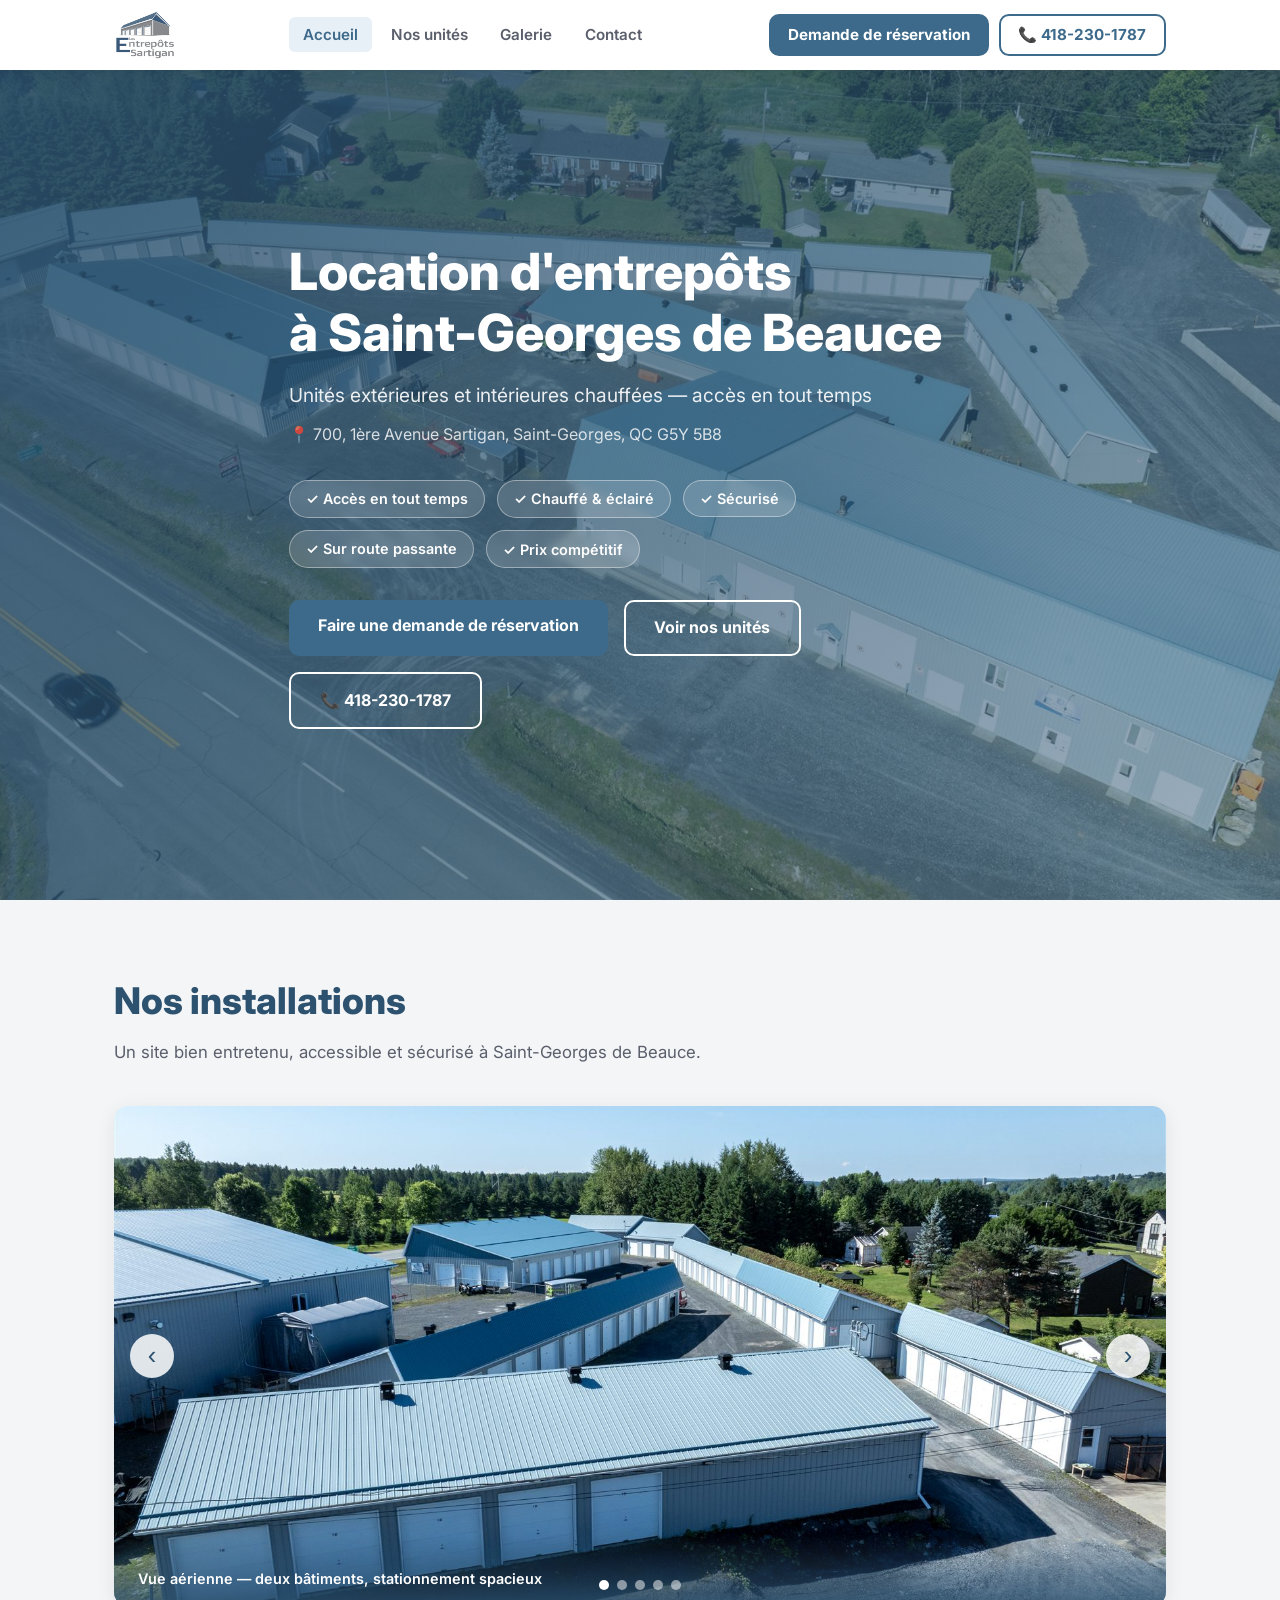
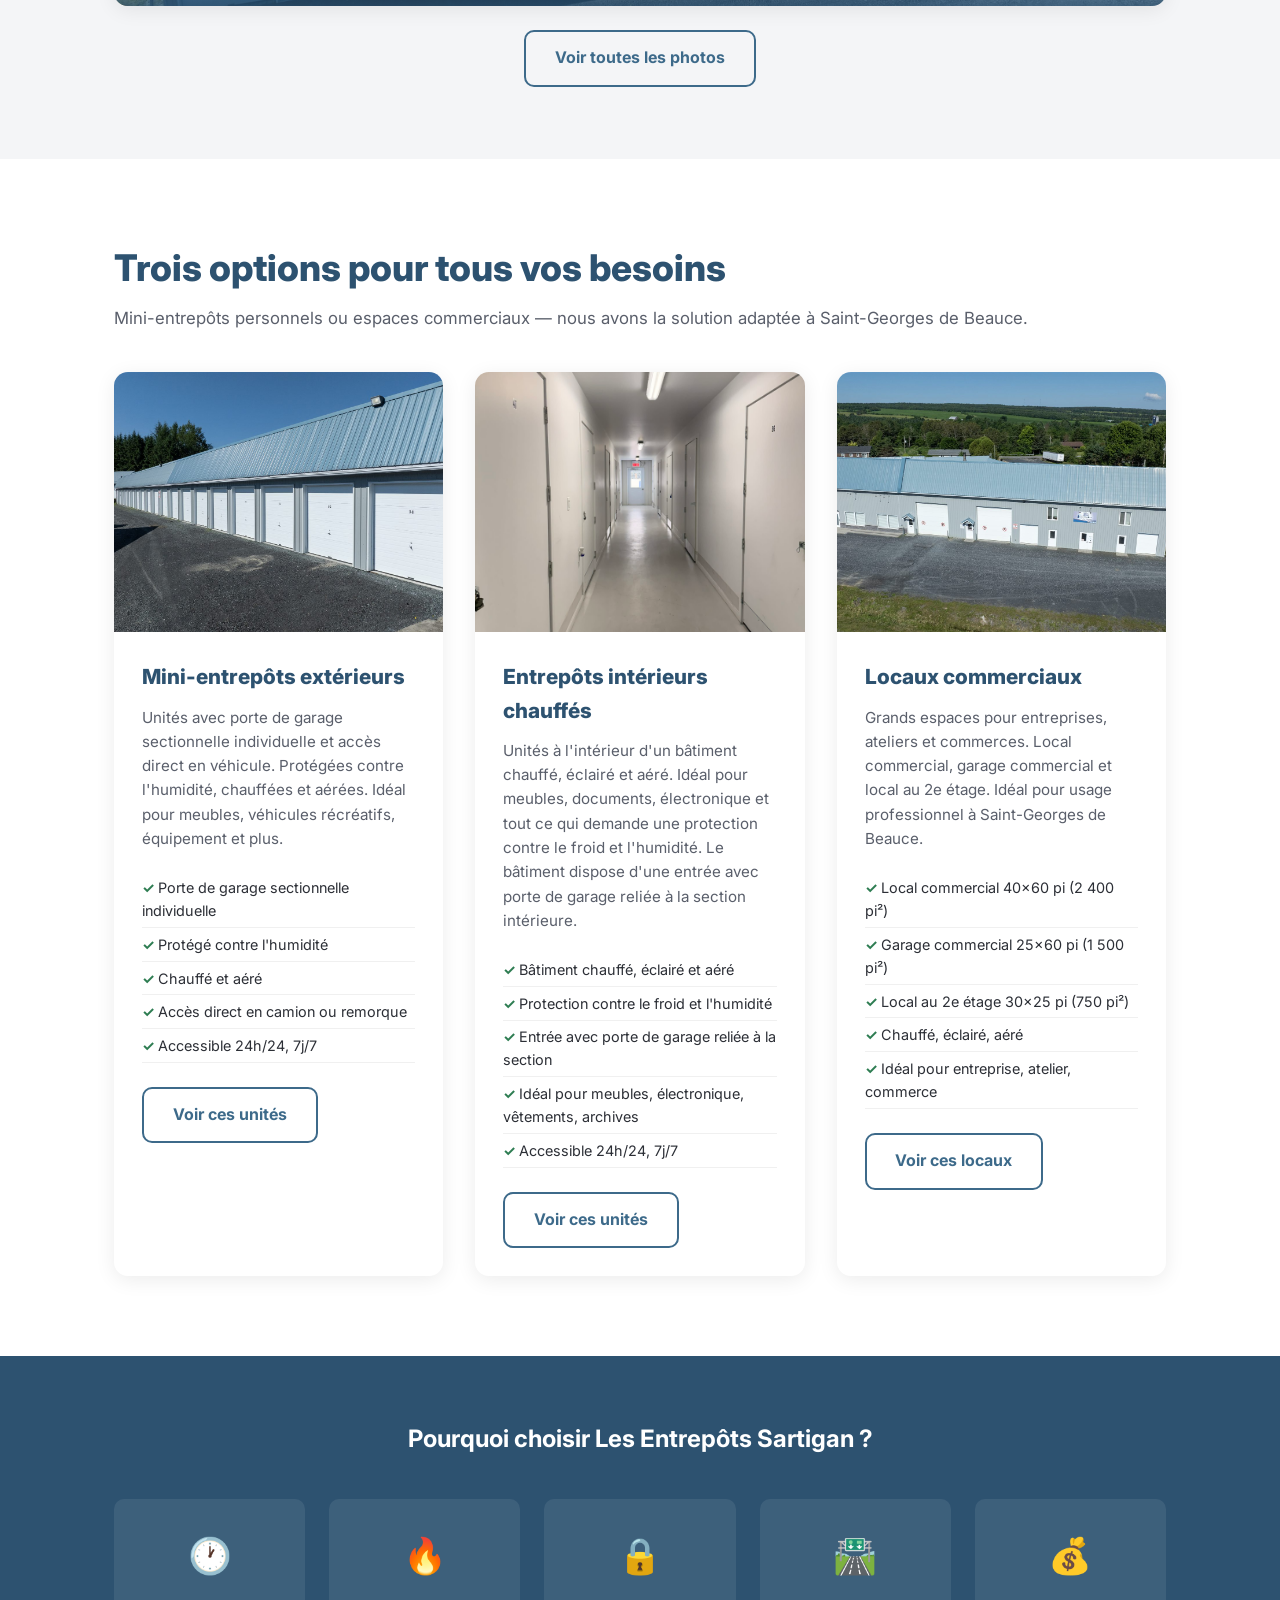
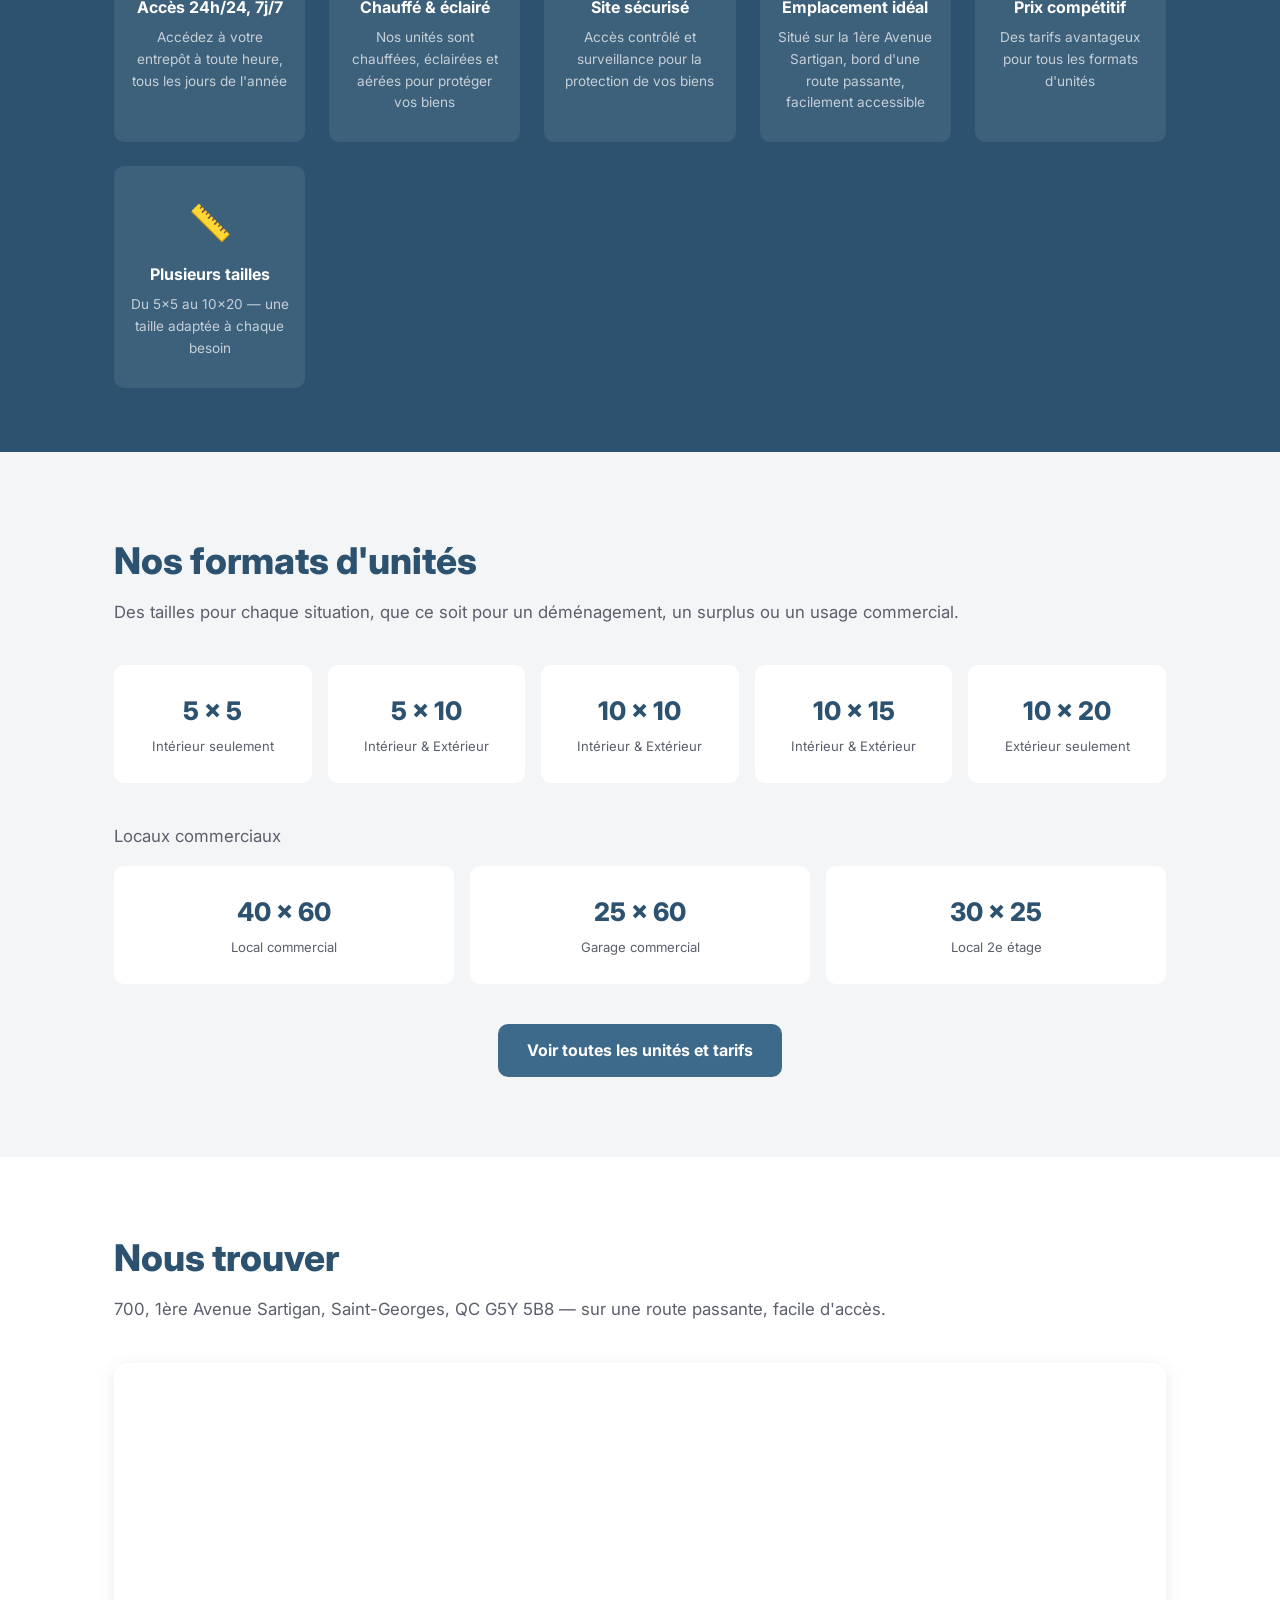
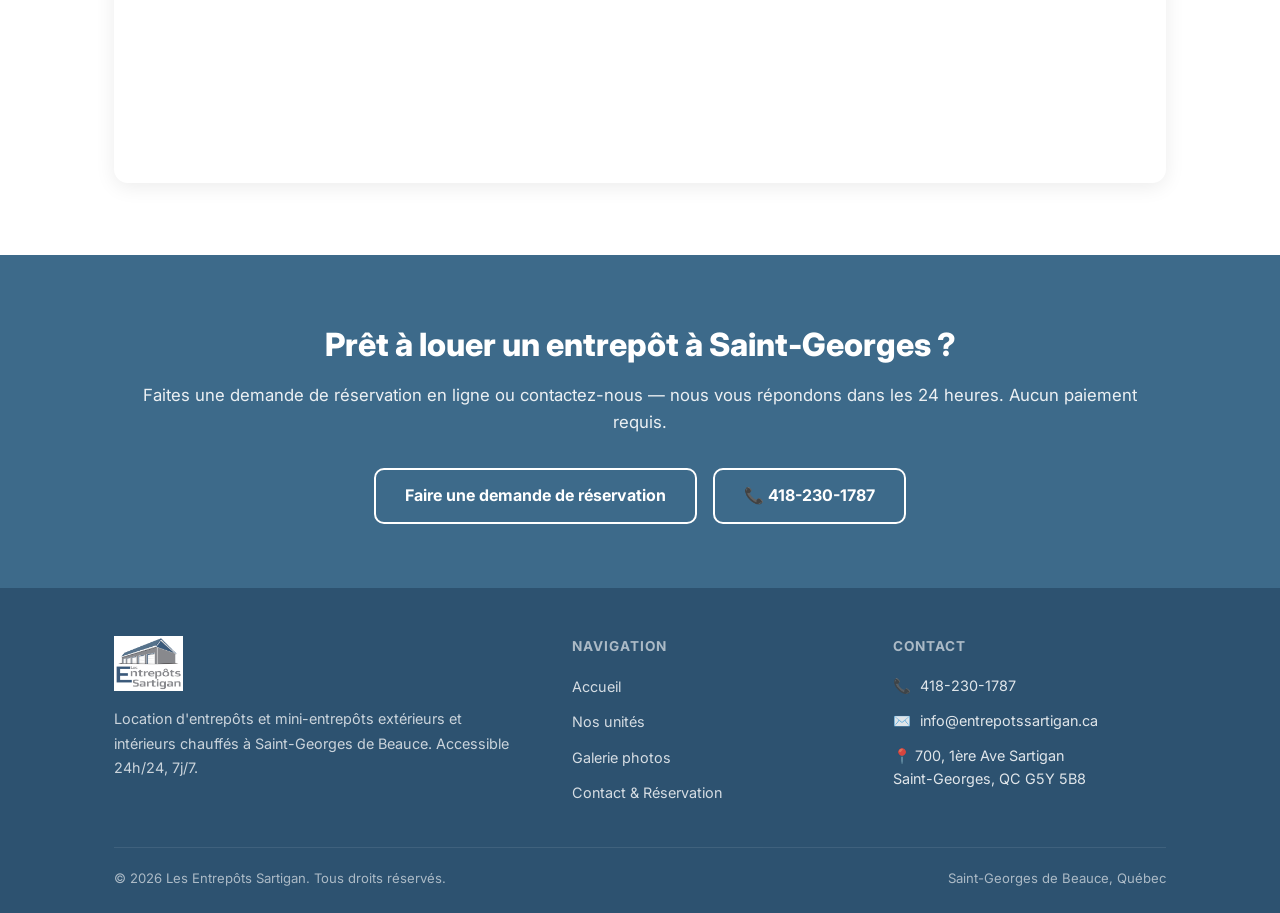
<file: index.html>
<!DOCTYPE html>
<html lang="fr">
<head>
  <meta charset="UTF-8">
  <meta name="viewport" content="width=device-width, initial-scale=1.0">
  <title>Entrepôts à louer Saint-Georges de Beauce | Les Entrepôts Sartigan</title>
  <meta name="description" content="Location d'entrepôts et mini-entrepôts à Saint-Georges de Beauce. Unités extérieures et intérieures chauffées, accessibles 24h/24, 7j/7. Appelez le 418-230-1787.">
  <meta name="keywords" content="entrepôt Saint-Georges, mini entrepôt Beauce, entreposage Saint-Georges de Beauce, location entrepôt Beauce, self-storage Beauce, entrepôt chauffé Beauce">
  <script type="application/ld+json">
  {"@context":"https://schema.org","@type":"SelfStorage","name":"Les Entrepôts Sartigan","description":"Location d'entrepôts et mini-entrepôts extérieurs et intérieurs chauffés à Saint-Georges de Beauce, accessibles 24h/24.","url":"https://www.entrepotssartigan.ca","telephone":"+14182301787","email":"info@entrepotssartigan.ca","address":{"@type":"PostalAddress","streetAddress":"700, 1ère Avenue Sartigan","addressLocality":"Saint-Georges","addressRegion":"QC","postalCode":"G5Y 5B8","addressCountry":"CA"},"openingHoursSpecification":{"@type":"OpeningHoursSpecification","dayOfWeek":["Monday","Tuesday","Wednesday","Thursday","Friday","Saturday","Sunday"],"opens":"00:00","closes":"23:59"}}
  </script>
  <link rel="icon" href="favicon.ico" sizes="any">
  <link rel="icon" href="images/favicon-32x32.png" type="image/png" sizes="32x32">
  <link rel="icon" href="images/favicon-16x16.png" type="image/png" sizes="16x16">
  <link rel="apple-touch-icon" href="images/apple-touch-icon.png">
  <link rel="stylesheet" href="style.css">
  <link rel="preconnect" href="https://fonts.googleapis.com">
  <link href="https://fonts.googleapis.com/css2?family=Inter:wght@400;600;700;800&display=swap" rel="stylesheet">
  <script src="nav.js" defer></script>
</head>
<body>

<header>
  <nav class="navbar">
    <div class="container nav-inner">
      <a href="index.html"><img src="images/Logo.png" alt="Les Entrepôts Sartigan" class="logo"></a>
      <ul class="nav-links">
        <li><a href="index.html" class="active">Accueil</a></li>
        <li><a href="unites.html">Nos unités</a></li>
        <li><a href="galerie.html">Galerie</a></li>
        <li><a href="contact.html">Contact</a></li>
      </ul>
      <div class="nav-actions">
        <a href="reserver.html" class="btn-reserver">Demande de réservation</a>
        <a href="tel:4182301787" class="btn-phone">📞 418-230-1787</a>
      </div>
      <a href="tel:4182301787" class="nav-tel-mobile" aria-label="Appeler le 418-230-1787">📞</a>
      <button class="nav-toggle" id="navToggle" type="button" aria-label="Ouvrir le menu" aria-expanded="false" aria-controls="navMobile">
        <span></span><span></span><span></span>
      </button>
    </div>
    <div class="nav-mobile" id="navMobile">
      <a href="index.html">Accueil</a>
      <a href="unites.html">Nos unités</a>
      <a href="galerie.html">Galerie</a>
      <a href="contact.html">Contact</a>
      <a href="reserver.html" class="nav-mobile-cta">Demande de réservation</a>
      <a href="tel:4182301787" class="nav-mobile-tel">📞 418-230-1787</a>
    </div>
  </nav>
</header>

<!-- HERO -->
<section class="hero" style="background-image: url('images/entrepots-exterieurs.jpg')">
  <div class="hero-overlay"></div>
  <div class="container hero-content">
    <h1>Location d'entrepôts<br>à Saint-Georges de Beauce</h1>
    <p class="hero-sub">Unités extérieures et intérieures chauffées — accès en tout temps</p>
    <p class="hero-address">📍 700, 1ère Avenue Sartigan, Saint-Georges, QC G5Y 5B8</p>
    <div class="hero-badges">
      <span class="hero-badge">✓ Accès en tout temps</span>
      <span class="hero-badge">✓ Chauffé &amp; éclairé</span>
      <span class="hero-badge">✓ Sécurisé</span>
      <span class="hero-badge">✓ Sur route passante</span>
      <span class="hero-badge">✓ Prix compétitif</span>
    </div>
    <div class="hero-cta">
      <a href="reserver.html" class="btn btn-primary">Faire une demande de réservation</a>
      <a href="unites.html" class="btn btn-secondary">Voir nos unités</a>
      <a href="tel:4182301787" class="btn btn-secondary">📞 418-230-1787</a>
    </div>
  </div>
</section>

<!-- DIAPORAMA INSTALLATIONS -->
<section class="apercu-photos">
  <div class="container">
    <h2 class="section-title">Nos installations</h2>
    <p class="section-sub">Un site bien entretenu, accessible et sécurisé à Saint-Georges de Beauce.</p>
    <div class="slideshow">
      <div class="slideshow-track">
        <div class="slide active">
          <img src="images/batiment-drone.jpg" alt="Vue aérienne des Entrepôts Sartigan">
          <div class="slide-legende">Vue aérienne — deux bâtiments, stationnement spacieux</div>
        </div>
        <div class="slide">
          <img src="images/batiment-ete.jpg" alt="Entrepôts Sartigan extérieur été">
          <div class="slide-legende">Façade principale — portes de garage individuelles</div>
        </div>
        <div class="slide">
          <img src="images/batiment-hiver.jpg" alt="Entrepôts Sartigan hiver">
          <div class="slide-legende">Accès 24h/24, 7j/7</div>
        </div>
        <div class="slide">
          <img src="images/corridor-interieur.jpg" alt="Corridor intérieur entrepôts chauffés">
          <div class="slide-legende">Corridor intérieur — entrepôts chauffés et éclairés</div>
        </div>
        <div class="slide">
          <img src="images/entrepots-exterieurs.jpg" alt="Rangée de mini-entrepôts extérieurs">
          <div class="slide-legende">Rangée de mini-entrepôts extérieurs</div>
        </div>
      </div>
      <button class="slide-btn prev" aria-label="Photo précédente">&#8249;</button>
      <button class="slide-btn next" aria-label="Photo suivante">&#8250;</button>
      <div class="slide-dots">
        <span class="dot active"></span>
        <span class="dot"></span>
        <span class="dot"></span>
        <span class="dot"></span>
        <span class="dot"></span>
      </div>
    </div>
    <div style="text-align:center; margin-top:1.5rem;">
      <a href="galerie.html" class="btn btn-outline">Voir toutes les photos</a>
    </div>
  </div>
</section>

<!-- DEUX TYPES D'ENTREPÔTS -->
<section class="types-section">
  <div class="container">
    <h2 class="section-title">Trois options pour tous vos besoins</h2>
    <p class="section-sub">Mini-entrepôts personnels ou espaces commerciaux — nous avons la solution adaptée à Saint-Georges de Beauce.</p>
    <div class="types-grid" style="grid-template-columns: repeat(auto-fit, minmax(300px, 1fr))">

      <div class="type-card">
        <img src="images/batiment-ete.jpg" alt="Mini-entrepôts extérieurs Saint-Georges de Beauce — portes de garage">
        <div class="type-card-body">
          <h3>Mini-entrepôts extérieurs</h3>
          <p>Unités avec porte de garage sectionnelle individuelle et accès direct en véhicule. Protégées contre l'humidité, chauffées et aérées. Idéal pour meubles, véhicules récréatifs, équipement et plus.</p>
          <ul class="type-features">
            <li>Porte de garage sectionnelle individuelle</li>
            <li>Protégé contre l'humidité</li>
            <li>Chauffé et aéré</li>
            <li>Accès direct en camion ou remorque</li>
            <li>Accessible 24h/24, 7j/7</li>
          </ul>
          <a href="unites.html#exterieurs" class="btn btn-outline">Voir ces unités</a>
        </div>
      </div>

      <div class="type-card">
        <img src="images/entrepots-interieur.jpg" alt="Entrepôts intérieurs chauffés Saint-Georges de Beauce">
        <div class="type-card-body">
          <h3>Entrepôts intérieurs chauffés</h3>
          <p>Unités à l'intérieur d'un bâtiment chauffé, éclairé et aéré. Idéal pour meubles, documents, électronique et tout ce qui demande une protection contre le froid et l'humidité. Le bâtiment dispose d'une entrée avec porte de garage reliée à la section intérieure.</p>
          <ul class="type-features">
            <li>Bâtiment chauffé, éclairé et aéré</li>
            <li>Protection contre le froid et l'humidité</li>
            <li>Entrée avec porte de garage reliée à la section</li>
            <li>Idéal pour meubles, électronique, vêtements, archives</li>
            <li>Accessible 24h/24, 7j/7</li>
          </ul>
          <a href="unites.html#interieurs" class="btn btn-outline">Voir ces unités</a>
        </div>
      </div>

      <div class="type-card">
        <img src="images/batiment-commercial.jpg" alt="Locaux commerciaux Les Entrepôts Sartigan — Saint-Georges de Beauce">
        <div class="type-card-body">
          <h3>Locaux commerciaux</h3>
          <p>Grands espaces pour entreprises, ateliers et commerces. Local commercial, garage commercial et local au 2e étage. Idéal pour usage professionnel à Saint-Georges de Beauce.</p>
          <ul class="type-features">
            <li>Local commercial 40×60 pi (2 400 pi²)</li>
            <li>Garage commercial 25×60 pi (1 500 pi²)</li>
            <li>Local au 2e étage 30×25 pi (750 pi²)</li>
            <li>Chauffé, éclairé, aéré</li>
            <li>Idéal pour entreprise, atelier, commerce</li>
          </ul>
          <a href="unites.html#commerciaux" class="btn btn-outline">Voir ces locaux</a>
        </div>
      </div>

    </div>
  </div>
</section>

<!-- AVANTAGES -->
<section class="avantages">
  <p class="avantages-title">Pourquoi choisir Les Entrepôts Sartigan ?</p>
  <div class="container avantages-grid">
    <div class="avantage-item">
      <span class="avantage-icon">🕐</span>
      <h3>Accès 24h/24, 7j/7</h3>
      <p>Accédez à votre entrepôt à toute heure, tous les jours de l'année</p>
    </div>
    <div class="avantage-item">
      <span class="avantage-icon">🔥</span>
      <h3>Chauffé &amp; éclairé</h3>
      <p>Nos unités sont chauffées, éclairées et aérées pour protéger vos biens</p>
    </div>
    <div class="avantage-item">
      <span class="avantage-icon">🔒</span>
      <h3>Site sécurisé</h3>
      <p>Accès contrôlé et surveillance pour la protection de vos biens</p>
    </div>
    <div class="avantage-item">
      <span class="avantage-icon">🛣️</span>
      <h3>Emplacement idéal</h3>
      <p>Situé sur la 1ère Avenue Sartigan, bord d'une route passante, facilement accessible</p>
    </div>
    <div class="avantage-item">
      <span class="avantage-icon">💰</span>
      <h3>Prix compétitif</h3>
      <p>Des tarifs avantageux pour tous les formats d'unités</p>
    </div>
    <div class="avantage-item">
      <span class="avantage-icon">📏</span>
      <h3>Plusieurs tailles</h3>
      <p>Du 5×5 au 10×20 — une taille adaptée à chaque besoin</p>
    </div>
  </div>
</section>

<!-- APERÇU UNITÉS -->
<section class="apercu-unites">
  <div class="container">
    <h2 class="section-title">Nos formats d'unités</h2>
    <p class="section-sub">Des tailles pour chaque situation, que ce soit pour un déménagement, un surplus ou un usage commercial.</p>
    <div class="apercu-grid">
      <div class="apercu-card">
        <div class="taille">5 × 5</div>
        <div class="equiv">Intérieur seulement</div>
      </div>
      <div class="apercu-card">
        <div class="taille">5 × 10</div>
        <div class="equiv">Intérieur &amp; Extérieur</div>
      </div>
      <div class="apercu-card">
        <div class="taille">10 × 10</div>
        <div class="equiv">Intérieur &amp; Extérieur</div>
      </div>
      <div class="apercu-card">
        <div class="taille">10 × 15</div>
        <div class="equiv">Intérieur &amp; Extérieur</div>
      </div>
      <div class="apercu-card">
        <div class="taille">10 × 20</div>
        <div class="equiv">Extérieur seulement</div>
      </div>
    </div>

    <p class="section-sub" style="margin-top:2.5rem; margin-bottom:1rem;">Locaux commerciaux</p>
    <div class="apercu-grid">
      <div class="apercu-card">
        <div class="taille">40 × 60</div>
        <div class="equiv">Local commercial</div>
      </div>
      <div class="apercu-card">
        <div class="taille">25 × 60</div>
        <div class="equiv">Garage commercial</div>
      </div>
      <div class="apercu-card">
        <div class="taille">30 × 25</div>
        <div class="equiv">Local 2e étage</div>
      </div>
    </div>

    <div style="text-align:center; margin-top:2.5rem;">
      <a href="unites.html" class="btn btn-primary">Voir toutes les unités et tarifs</a>
    </div>
  </div>
</section>

<!-- CARTE -->
<section class="section-carte">
  <div class="container">
    <h2 class="section-title">Nous trouver</h2>
    <p class="section-sub">700, 1ère Avenue Sartigan, Saint-Georges, QC G5Y 5B8 — sur une route passante, facile d'accès.</p>
    <div class="map-container">
      <iframe
        title="Les Entrepôts Sartigan — 700 1ère Avenue Sartigan, Saint-Georges de Beauce"
        src="https://maps.google.com/maps?q=700+1ere+Avenue+Sartigan+Saint-Georges+Quebec&output=embed"
        width="100%" height="420" style="border:0;" allowfullscreen loading="lazy">
      </iframe>
    </div>
  </div>
</section>

<!-- CTA FINAL -->
<section class="cta-banner">
  <div class="container">
    <h2>Prêt à louer un entrepôt à Saint-Georges ?</h2>
    <p>Faites une demande de réservation en ligne ou contactez-nous — nous vous répondons dans les 24 heures. Aucun paiement requis.</p>
    <div class="cta-banner-btns">
      <a href="contact.html#reservation" class="btn btn-secondary">Faire une demande de réservation</a>
      <a href="tel:4182301787" class="btn btn-secondary">📞 418-230-1787</a>
    </div>
  </div>
</section>

<footer class="footer">
  <div class="container">
    <div class="footer-grid">
      <div>
        <img src="images/Logo.png" alt="Les Entrepôts Sartigan" class="footer-logo">
        <p class="footer-desc">Location d'entrepôts et mini-entrepôts extérieurs et intérieurs chauffés à Saint-Georges de Beauce. Accessible 24h/24, 7j/7.</p>
      </div>
      <div class="footer-col">
        <h4>Navigation</h4>
        <ul>
          <li><a href="index.html">Accueil</a></li>
          <li><a href="unites.html">Nos unités</a></li>
          <li><a href="galerie.html">Galerie photos</a></li>
          <li><a href="contact.html">Contact &amp; Réservation</a></li>
        </ul>
      </div>
      <div class="footer-col">
        <h4>Contact</h4>
        <div class="footer-contact-item">📞 <a href="tel:4182301787">418-230-1787</a></div>
        <div class="footer-contact-item">✉️ <a href="mailto:info@entrepotssartigan.ca">info@entrepotssartigan.ca</a></div>
        <div class="footer-contact-item">📍 700, 1ère Ave Sartigan<br>Saint-Georges, QC G5Y 5B8</div>
      </div>
    </div>
    <div class="footer-bottom">
      <span>© 2026 Les Entrepôts Sartigan. Tous droits réservés.</span>
      <span>Saint-Georges de Beauce, Québec</span>
    </div>
  </div>
</footer>

<script>
  // ---- DIAPORAMA ----
  const slides = document.querySelectorAll('.slide');
  const dots   = document.querySelectorAll('.dot');
  let current  = 0;
  let timer;

  function goTo(n) {
    slides[current].classList.remove('active');
    dots[current].classList.remove('active');
    current = (n + slides.length) % slides.length;
    slides[current].classList.add('active');
    dots[current].classList.add('active');
  }

  function autoPlay() {
    timer = setInterval(() => goTo(current + 1), 4500);
  }

  document.querySelector('.slide-btn.next').addEventListener('click', () => { clearInterval(timer); goTo(current + 1); autoPlay(); });
  document.querySelector('.slide-btn.prev').addEventListener('click', () => { clearInterval(timer); goTo(current - 1); autoPlay(); });
  dots.forEach((dot, i) => dot.addEventListener('click', () => { clearInterval(timer); goTo(i); autoPlay(); }));
  autoPlay();
</script>
</body>
</html>
</file>
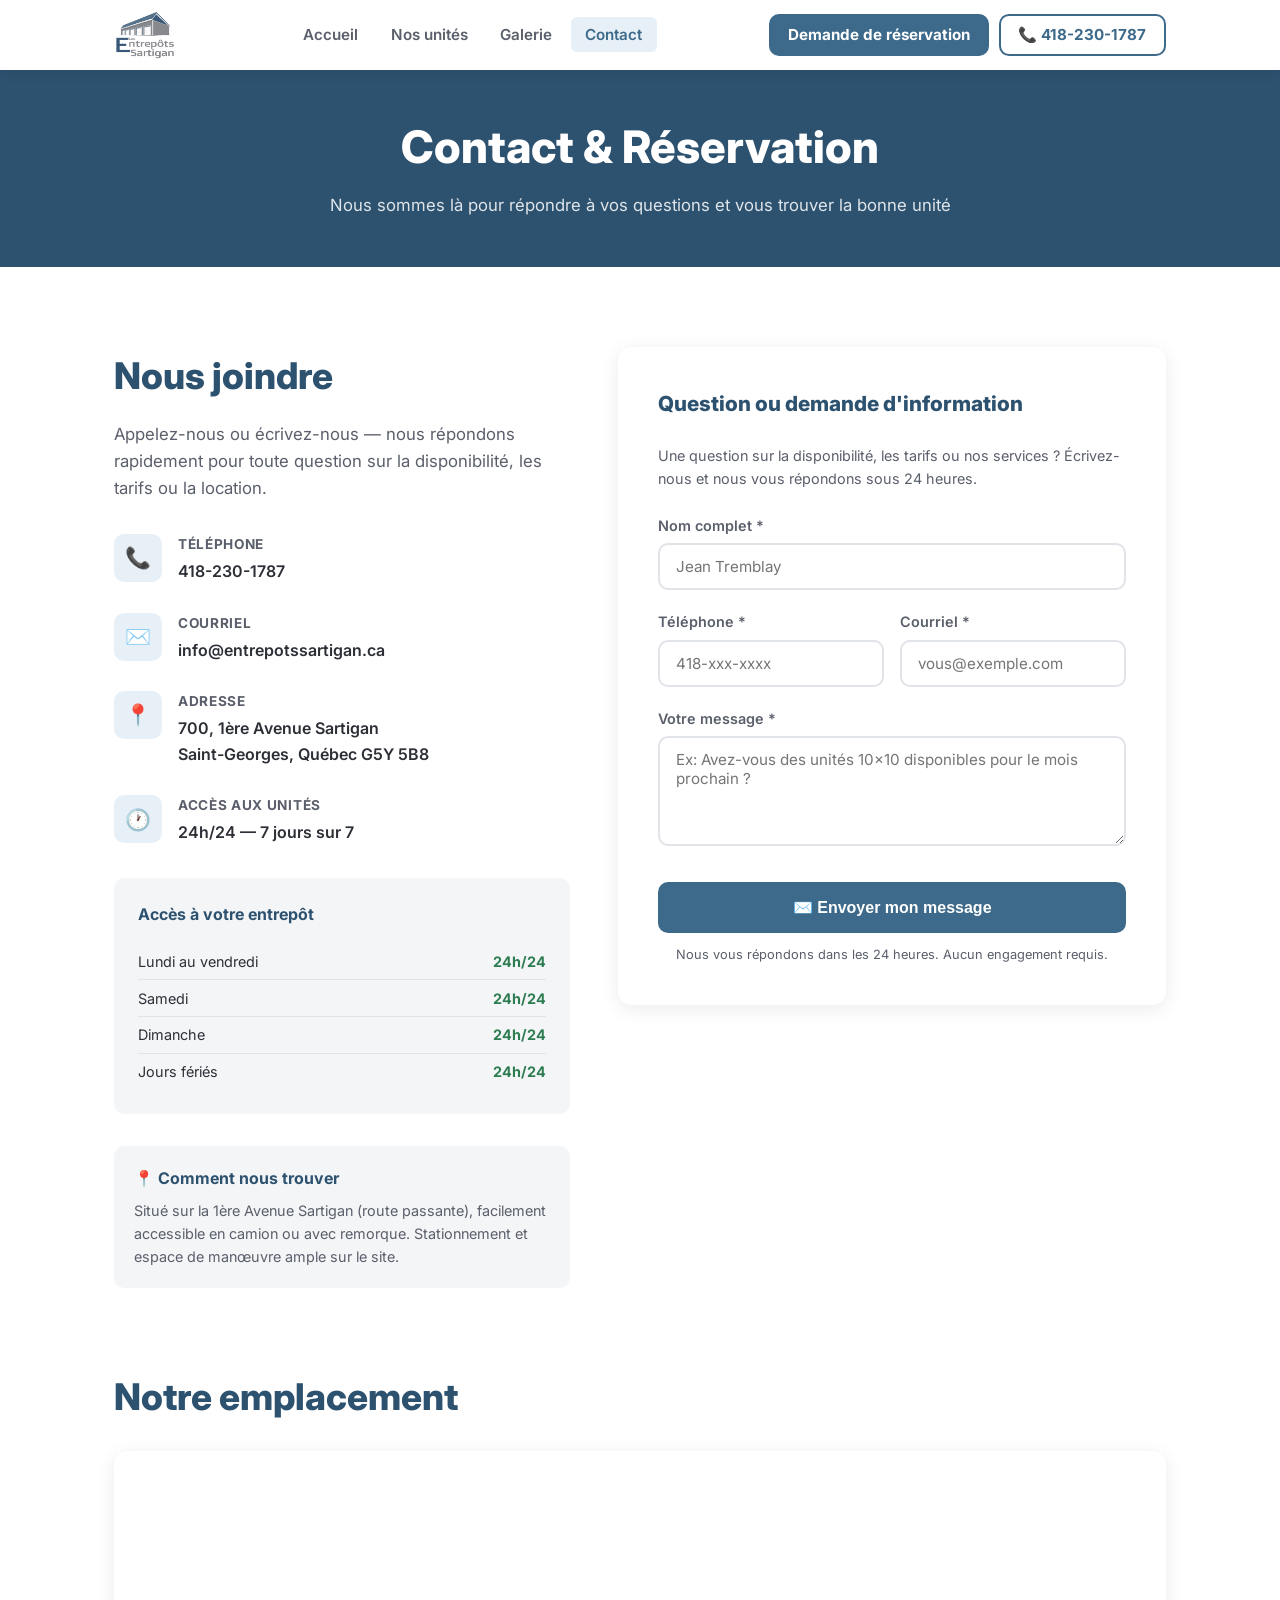
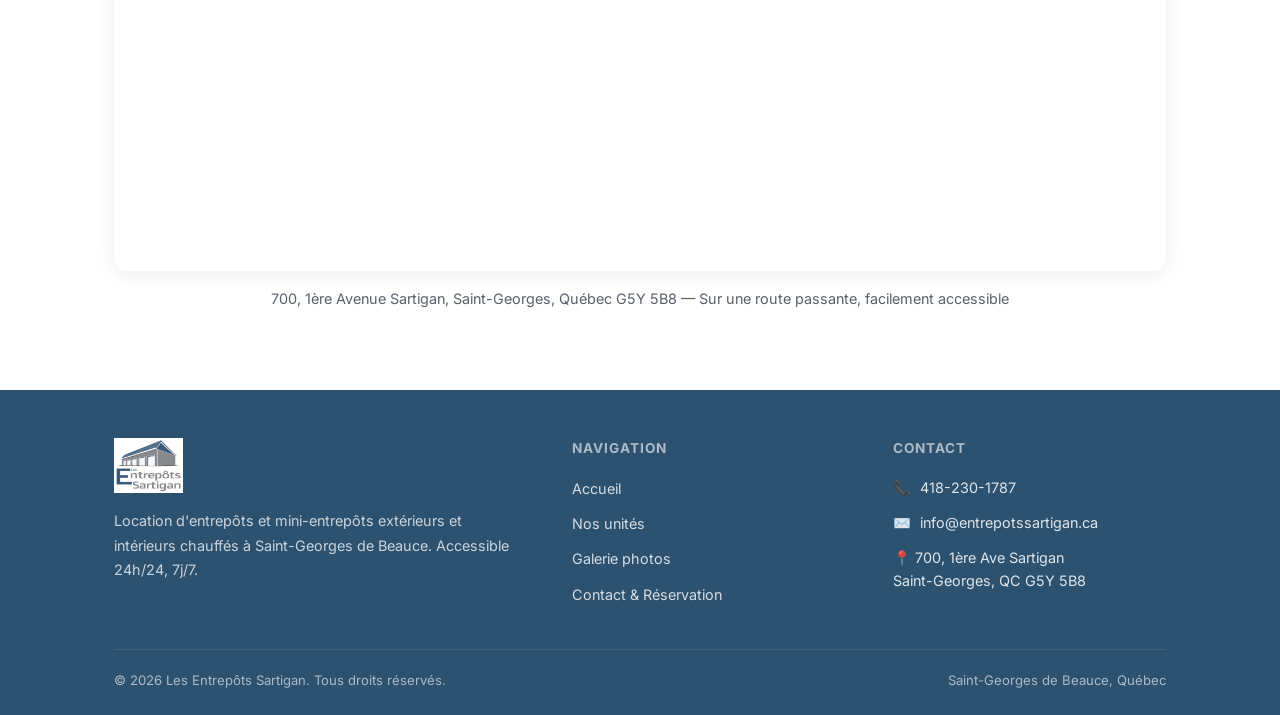
<file: contact.html>
<!DOCTYPE html>
<html lang="fr">
<head>
  <meta charset="UTF-8">
  <meta name="viewport" content="width=device-width, initial-scale=1.0">
  <title>Contact et réservation | Les Entrepôts Sartigan – Saint-Georges de Beauce</title>
  <meta name="description" content="Contactez Les Entrepôts Sartigan à Saint-Georges de Beauce. Téléphone: 418-230-1787. Faites une demande de réservation en ligne. Situé au 700, 1ère Avenue Sartigan.">
  <link rel="icon" href="favicon.ico" sizes="any">
  <link rel="icon" href="images/favicon-32x32.png" type="image/png" sizes="32x32">
  <link rel="icon" href="images/favicon-16x16.png" type="image/png" sizes="16x16">
  <link rel="apple-touch-icon" href="images/apple-touch-icon.png">
  <link rel="stylesheet" href="style.css">
  <link rel="preconnect" href="https://fonts.googleapis.com">
  <link href="https://fonts.googleapis.com/css2?family=Inter:wght@400;600;700;800&display=swap" rel="stylesheet">
  <script src="nav.js" defer></script>
</head>
<body>

<header>
  <nav class="navbar">
    <div class="container nav-inner">
      <a href="index.html"><img src="images/Logo.png" alt="Les Entrepôts Sartigan" class="logo"></a>
      <ul class="nav-links">
        <li><a href="index.html">Accueil</a></li>
        <li><a href="unites.html">Nos unités</a></li>
        <li><a href="galerie.html">Galerie</a></li>
        <li><a href="contact.html" class="active">Contact</a></li>
      </ul>
      <div class="nav-actions">
        <a href="reserver.html" class="btn-reserver">Demande de réservation</a>
        <a href="tel:4182301787" class="btn-phone">📞 418-230-1787</a>
      </div>
      <a href="tel:4182301787" class="nav-tel-mobile" aria-label="Appeler le 418-230-1787">📞</a>
      <button class="nav-toggle" id="navToggle" type="button" aria-label="Ouvrir le menu" aria-expanded="false" aria-controls="navMobile">
        <span></span><span></span><span></span>
      </button>
    </div>
    <div class="nav-mobile" id="navMobile">
      <a href="index.html">Accueil</a>
      <a href="unites.html">Nos unités</a>
      <a href="galerie.html">Galerie</a>
      <a href="contact.html">Contact</a>
      <a href="reserver.html" class="nav-mobile-cta">Demande de réservation</a>
      <a href="tel:4182301787" class="nav-mobile-tel">📞 418-230-1787</a>
    </div>
  </nav>
</header>

<section class="page-hero">
  <div class="container">
    <h1>Contact &amp; Réservation</h1>
    <p>Nous sommes là pour répondre à vos questions et vous trouver la bonne unité</p>
  </div>
</section>

<!-- CONTACT + FORMULAIRE INFO -->
<section class="contact-section">
  <div class="container">
    <div class="contact-grid">

      <div class="contact-infos">
        <h2 class="section-title">Nous joindre</h2>
        <p>Appelez-nous ou écrivez-nous — nous répondons rapidement pour toute question sur la disponibilité, les tarifs ou la location.</p>

        <div class="contact-item">
          <div class="contact-icon-box">📞</div>
          <div class="contact-item-text">
            <strong>Téléphone</strong>
            <a href="tel:4182301787">418-230-1787</a>
          </div>
        </div>

        <div class="contact-item">
          <div class="contact-icon-box">✉️</div>
          <div class="contact-item-text">
            <strong>Courriel</strong>
            <a href="mailto:info@entrepotssartigan.ca">info@entrepotssartigan.ca</a>
          </div>
        </div>

        <div class="contact-item">
          <div class="contact-icon-box">📍</div>
          <div class="contact-item-text">
            <strong>Adresse</strong>
            <span>700, 1ère Avenue Sartigan<br>Saint-Georges, Québec G5Y 5B8</span>
          </div>
        </div>

        <div class="contact-item">
          <div class="contact-icon-box">🕐</div>
          <div class="contact-item-text">
            <strong>Accès aux unités</strong>
            <span>24h/24 — 7 jours sur 7</span>
          </div>
        </div>

        <div class="horaires-box">
          <h3>Accès à votre entrepôt</h3>
          <div class="horaire-row">
            <span>Lundi au vendredi</span>
            <span class="dispo">24h/24</span>
          </div>
          <div class="horaire-row">
            <span>Samedi</span>
            <span class="dispo">24h/24</span>
          </div>
          <div class="horaire-row">
            <span>Dimanche</span>
            <span class="dispo">24h/24</span>
          </div>
          <div class="horaire-row">
            <span>Jours fériés</span>
            <span class="dispo">24h/24</span>
          </div>
        </div>

        <div style="margin-top:2rem; background:var(--gris-clair); border-radius:var(--radius); padding:1.25rem;">
          <h3 style="font-size:1rem; color:var(--bleu-fonce); margin-bottom:0.5rem;">📍 Comment nous trouver</h3>
          <p style="font-size:0.9rem; color:var(--gris);">Situé sur la 1ère Avenue Sartigan (route passante), facilement accessible en camion ou avec remorque. Stationnement et espace de manœuvre ample sur le site.</p>
        </div>
      </div>

      <!-- FORMULAIRE QUESTION/INFO -->
      <div>
        <div class="form-card">
          <h3>Question ou demande d'information</h3>
          <p style="color:var(--gris); font-size:0.9rem; margin-bottom:1.5rem;">Une question sur la disponibilité, les tarifs ou nos services ? Écrivez-nous et nous vous répondons sous 24 heures.</p>
          <form name="contact" method="POST" action="/merci.html" netlify>
            <input type="hidden" name="form-name" value="contact">
            <div class="form-group">
              <label for="nom_complet">Nom complet *</label>
              <input type="text" id="nom_complet" name="nom_complet" required placeholder="Jean Tremblay">
            </div>
            <div class="form-row">
              <div class="form-group">
                <label for="telephone">Téléphone *</label>
                <input type="tel" id="telephone" name="telephone" required placeholder="418-xxx-xxxx">
              </div>
              <div class="form-group">
                <label for="email">Courriel *</label>
                <input type="email" id="email" name="email" required placeholder="vous@exemple.com">
              </div>
            </div>
            <div class="form-group">
              <label for="message">Votre message *</label>
              <textarea id="message" name="message" required placeholder="Ex: Avez-vous des unités 10x10 disponibles pour le mois prochain ?"></textarea>
            </div>
            <button type="submit" class="form-submit">✉️ Envoyer mon message</button>
            <p class="form-note">Nous vous répondons dans les 24 heures. Aucun engagement requis.</p>
          </form>
        </div>
      </div>

    </div>
  </div>
</section>

<!-- CARTE -->
<section style="padding: 0 0 5rem;">
  <div class="container">
    <h2 class="section-title" style="margin-bottom:1.5rem;">Notre emplacement</h2>
    <div class="map-container">
      <iframe
        title="Les Entrepôts Sartigan — 700 1ère Avenue Sartigan, Saint-Georges de Beauce"
        src="https://maps.google.com/maps?q=700+1ere+Avenue+Sartigan+Saint-Georges+Quebec&output=embed"
        width="100%" height="420" style="border:0;" allowfullscreen loading="lazy">
      </iframe>
    </div>
    <p style="margin-top:1rem; color:var(--gris); font-size:0.9rem; text-align:center;">
      700, 1ère Avenue Sartigan, Saint-Georges, Québec G5Y 5B8 — Sur une route passante, facilement accessible
    </p>
  </div>
</section>

<footer class="footer">
  <div class="container">
    <div class="footer-grid">
      <div>
        <img src="images/Logo.png" alt="Les Entrepôts Sartigan" class="footer-logo">
        <p class="footer-desc">Location d'entrepôts et mini-entrepôts extérieurs et intérieurs chauffés à Saint-Georges de Beauce. Accessible 24h/24, 7j/7.</p>
      </div>
      <div class="footer-col">
        <h4>Navigation</h4>
        <ul>
          <li><a href="index.html">Accueil</a></li>
          <li><a href="unites.html">Nos unités</a></li>
          <li><a href="galerie.html">Galerie photos</a></li>
          <li><a href="contact.html">Contact &amp; Réservation</a></li>
        </ul>
      </div>
      <div class="footer-col">
        <h4>Contact</h4>
        <div class="footer-contact-item">📞 <a href="tel:4182301787">418-230-1787</a></div>
        <div class="footer-contact-item">✉️ <a href="mailto:info@entrepotssartigan.ca">info@entrepotssartigan.ca</a></div>
        <div class="footer-contact-item">📍 700, 1ère Ave Sartigan<br>Saint-Georges, QC G5Y 5B8</div>
      </div>
    </div>
    <div class="footer-bottom">
      <span>© 2026 Les Entrepôts Sartigan. Tous droits réservés.</span>
      <span>Saint-Georges de Beauce, Québec</span>
    </div>
  </div>
</footer>

</body>
</html>
</file>
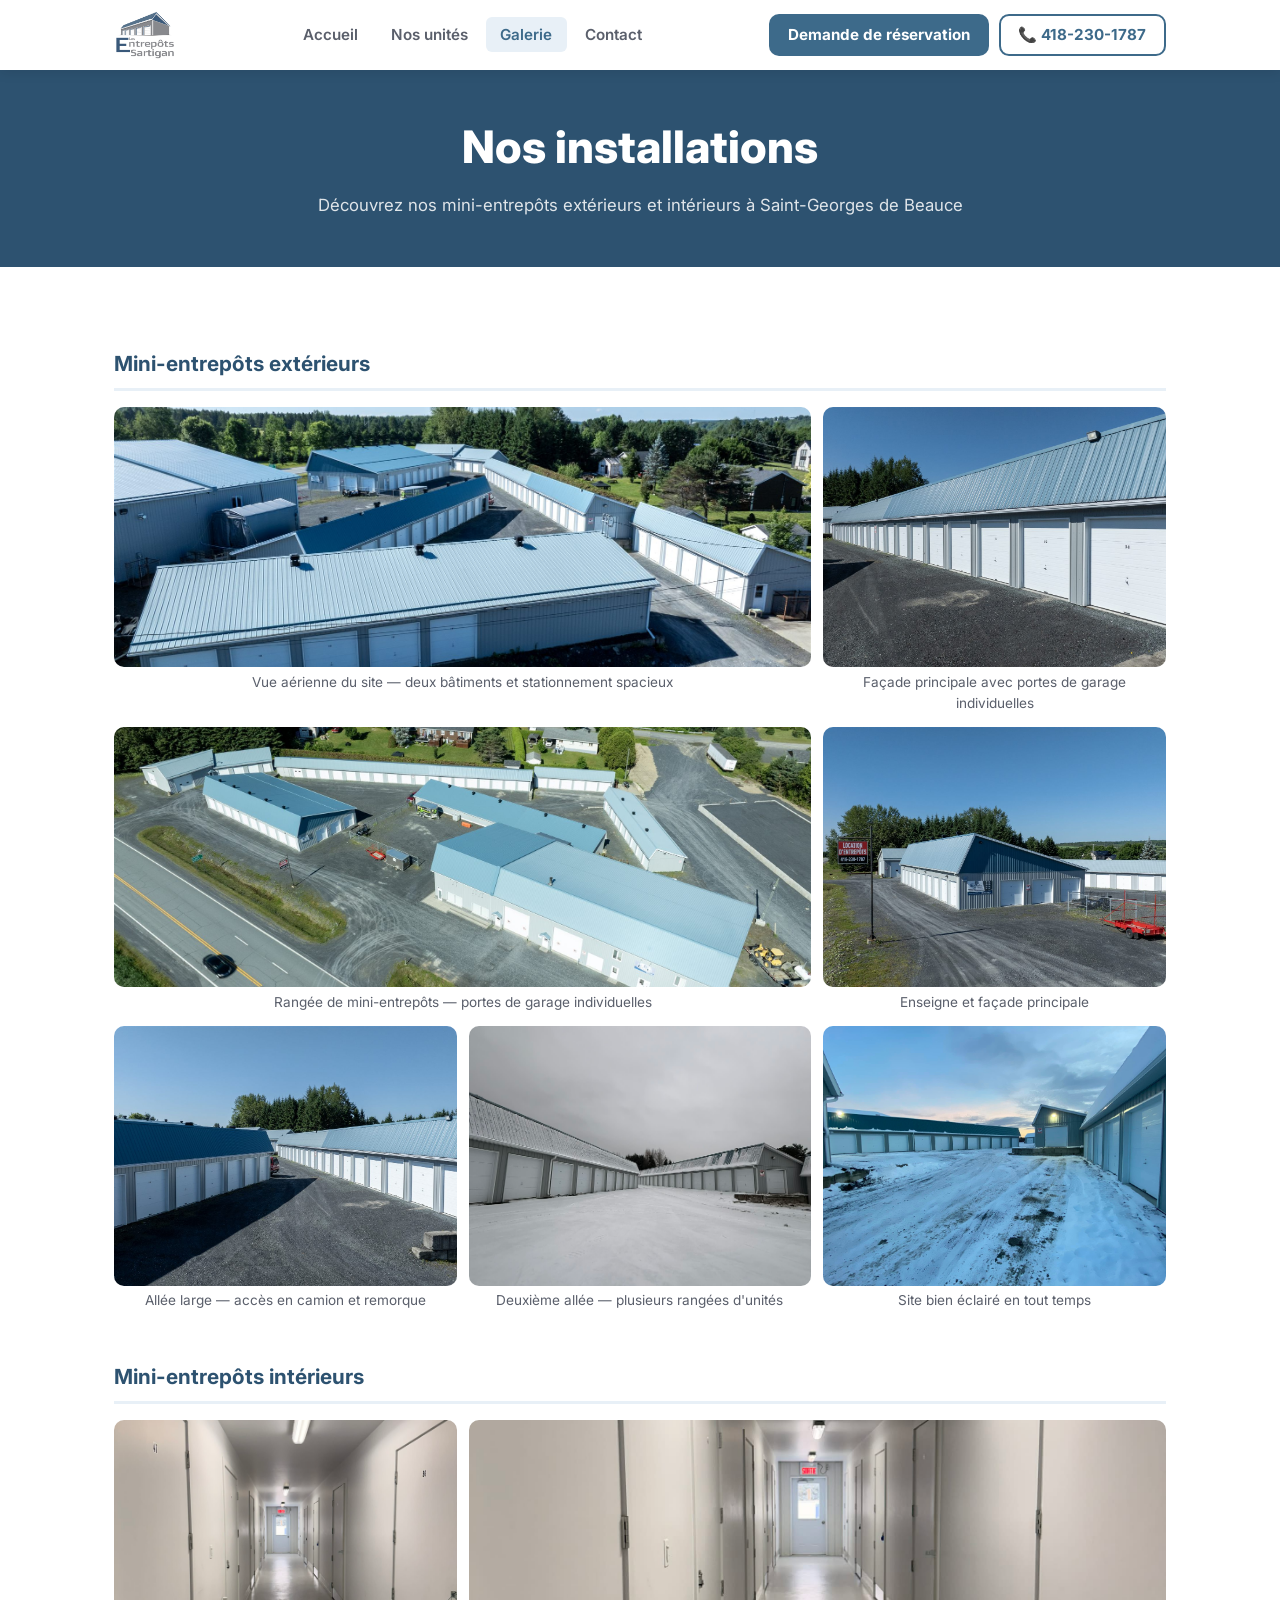
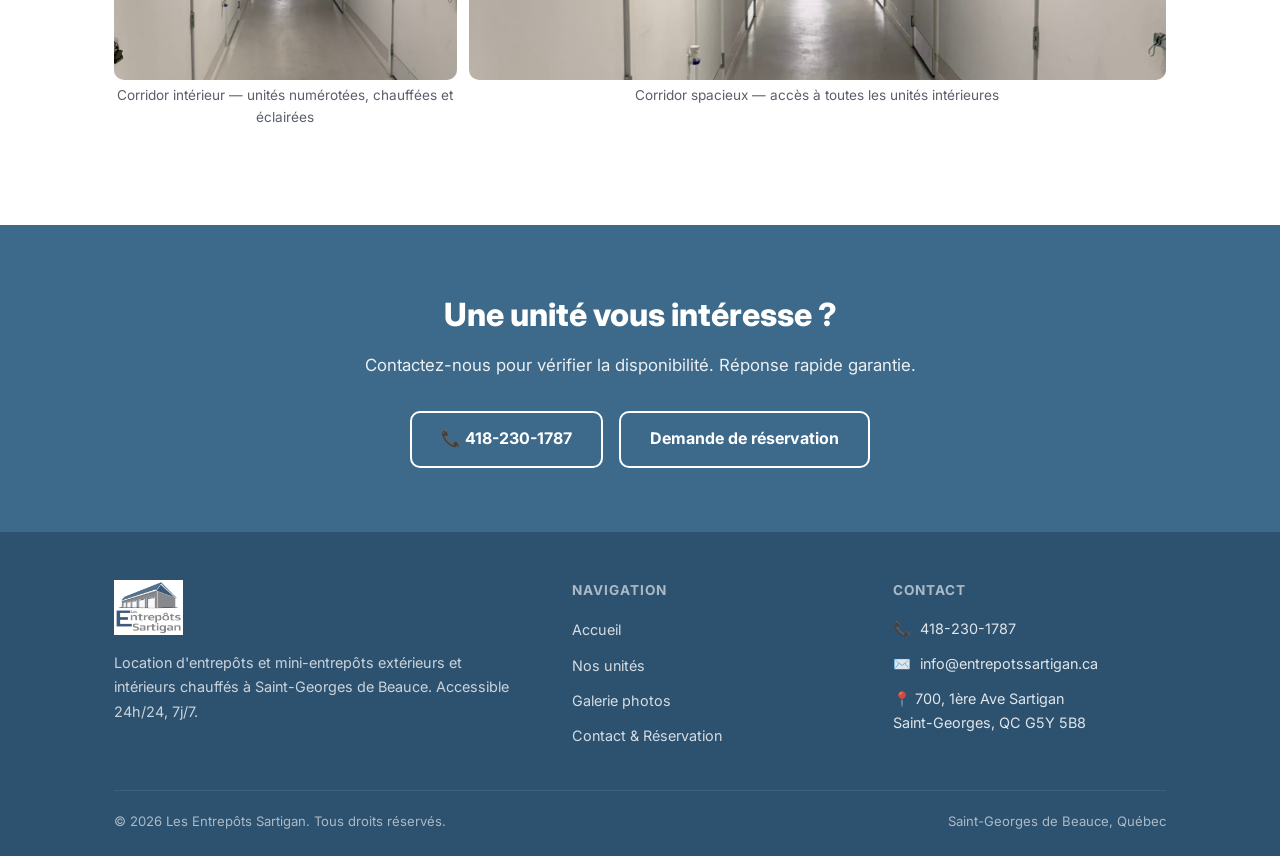
<file: galerie.html>
<!DOCTYPE html>
<html lang="fr">
<head>
  <meta charset="UTF-8">
  <meta name="viewport" content="width=device-width, initial-scale=1.0">
  <title>Galerie photos | Les Entrepôts Sartigan – Saint-Georges de Beauce</title>
  <meta name="description" content="Photos de nos installations à Saint-Georges de Beauce. Mini-entrepôts extérieurs et entrepôts intérieurs chauffés. Visitez nos entrepôts au 700, 1ère Avenue Sartigan.">
  <link rel="icon" href="favicon.ico" sizes="any">
  <link rel="icon" href="images/favicon-32x32.png" type="image/png" sizes="32x32">
  <link rel="icon" href="images/favicon-16x16.png" type="image/png" sizes="16x16">
  <link rel="apple-touch-icon" href="images/apple-touch-icon.png">
  <link rel="stylesheet" href="style.css">
  <link rel="preconnect" href="https://fonts.googleapis.com">
  <link href="https://fonts.googleapis.com/css2?family=Inter:wght@400;600;700;800&display=swap" rel="stylesheet">
  <style>
    .galerie-section { padding: 5rem 0; background: var(--blanc); }
    .galerie-cat-title {
      font-size: 1.3rem; font-weight: 700; color: var(--bleu-fonce);
      margin: 3rem 0 1rem; padding-bottom: 0.5rem;
      border-bottom: 3px solid var(--bleu-clair);
    }
    .galerie-cat-title:first-of-type { margin-top: 0; }
    .galerie-mosaic {
      display: grid;
      grid-template-columns: repeat(3, 1fr);
      gap: 0.75rem;
      margin-bottom: 1rem;
    }
    .galerie-mosaic img {
      width: 100%; height: 260px; object-fit: cover;
      border-radius: var(--radius); transition: transform 0.3s, box-shadow 0.3s;
      cursor: pointer;
    }
    .galerie-mosaic img:hover { transform: scale(1.02); box-shadow: 0 8px 24px rgba(0,0,0,0.15); }
    .galerie-mosaic .span2 { grid-column: span 2; }
    .galerie-mosaic .span2 img { height: 260px; }
    .galerie-caption {
      font-size: 0.85rem; color: var(--gris); text-align: center;
      margin-top: 0.3rem;
    }
    @media (max-width: 768px) {
      .galerie-mosaic { grid-template-columns: 1fr 1fr; }
      .galerie-mosaic .span2 { grid-column: span 1; }
    }
    @media (max-width: 480px) {
      .galerie-mosaic { grid-template-columns: 1fr; }
    }
  </style>
  <script src="nav.js" defer></script>
</head>
<body>

<header>
  <nav class="navbar">
    <div class="container nav-inner">
      <a href="index.html"><img src="images/Logo.png" alt="Les Entrepôts Sartigan" class="logo"></a>
      <ul class="nav-links">
        <li><a href="index.html">Accueil</a></li>
        <li><a href="unites.html">Nos unités</a></li>
        <li><a href="galerie.html" class="active">Galerie</a></li>
        <li><a href="contact.html">Contact</a></li>
      </ul>
      <div class="nav-actions">
        <a href="reserver.html" class="btn-reserver">Demande de réservation</a>
        <a href="tel:4182301787" class="btn-phone">📞 418-230-1787</a>
      </div>
      <a href="tel:4182301787" class="nav-tel-mobile" aria-label="Appeler le 418-230-1787">📞</a>
      <button class="nav-toggle" id="navToggle" type="button" aria-label="Ouvrir le menu" aria-expanded="false" aria-controls="navMobile">
        <span></span><span></span><span></span>
      </button>
    </div>
    <div class="nav-mobile" id="navMobile">
      <a href="index.html">Accueil</a>
      <a href="unites.html">Nos unités</a>
      <a href="galerie.html">Galerie</a>
      <a href="contact.html">Contact</a>
      <a href="reserver.html" class="nav-mobile-cta">Demande de réservation</a>
      <a href="tel:4182301787" class="nav-mobile-tel">📞 418-230-1787</a>
    </div>
  </nav>
</header>

<section class="page-hero">
  <div class="container">
    <h1>Nos installations</h1>
    <p>Découvrez nos mini-entrepôts extérieurs et intérieurs à Saint-Georges de Beauce</p>
  </div>
</section>

<section class="galerie-section">
  <div class="container">

    <h2 class="galerie-cat-title">Mini-entrepôts extérieurs</h2>
    <div class="galerie-mosaic">
      <div class="span2">
        <img src="images/batiment-drone.jpg" alt="Vue aérienne des Entrepôts Sartigan — Saint-Georges de Beauce">
        <p class="galerie-caption">Vue aérienne du site — deux bâtiments et stationnement spacieux</p>
      </div>
      <div>
        <img src="images/batiment-ete.jpg" alt="Façade des entrepôts extérieurs Sartigan — été">
        <p class="galerie-caption">Façade principale avec portes de garage individuelles</p>
      </div>
      <div class="span2">
        <img src="images/entrepots-exterieurs.jpg" alt="Rangée de mini-entrepôts extérieurs à Saint-Georges de Beauce — Les Entrepôts Sartigan">
        <p class="galerie-caption">Rangée de mini-entrepôts — portes de garage individuelles</p>
      </div>
      <div>
        <img src="images/entrepots-vue.jpg" alt="Vue extérieure des entrepôts Sartigan avec enseigne Location d'entrepôts">
        <p class="galerie-caption">Enseigne et façade principale</p>
      </div>
      <div>
        <img src="images/entrepots-allee.jpg" alt="Allée des entrepôts Sartigan — accès en véhicule">
        <p class="galerie-caption">Allée large — accès en camion et remorque</p>
      </div>
      <div>
        <img src="images/entrepots-allee2.jpg" alt="Deuxième allée des entrepôts extérieurs Sartigan">
        <p class="galerie-caption">Deuxième allée — plusieurs rangées d'unités</p>
      </div>
      <div>
        <img src="images/entrepots-coucher-soleil.jpg" alt="Entrepôts Sartigan au coucher de soleil — Saint-Georges de Beauce">
        <p class="galerie-caption">Site bien éclairé en tout temps</p>
      </div>
    </div>

    <h2 class="galerie-cat-title">Mini-entrepôts intérieurs</h2>
    <div class="galerie-mosaic">
      <div>
        <img src="images/entrepots-interieur.jpg" alt="Corridor intérieur des entrepôts chauffés Sartigan — unités numérotées">
        <p class="galerie-caption">Corridor intérieur — unités numérotées, chauffées et éclairées</p>
      </div>
      <div class="span2">
        <img src="images/corridor-interieur.jpg" alt="Corridor intérieur entrepôts Sartigan">
        <p class="galerie-caption">Corridor spacieux — accès à toutes les unités intérieures</p>
      </div>
    </div>

  </div>
</section>

<!-- CTA -->
<section class="cta-banner">
  <div class="container">
    <h2>Une unité vous intéresse ?</h2>
    <p>Contactez-nous pour vérifier la disponibilité. Réponse rapide garantie.</p>
    <div class="cta-banner-btns">
      <a href="tel:4182301787" class="btn btn-secondary">📞 418-230-1787</a>
      <a href="contact.html" class="btn btn-secondary">Demande de réservation</a>
    </div>
  </div>
</section>

<footer class="footer">
  <div class="container">
    <div class="footer-grid">
      <div>
        <img src="images/Logo.png" alt="Les Entrepôts Sartigan" class="footer-logo">
        <p class="footer-desc">Location d'entrepôts et mini-entrepôts extérieurs et intérieurs chauffés à Saint-Georges de Beauce. Accessible 24h/24, 7j/7.</p>
      </div>
      <div class="footer-col">
        <h4>Navigation</h4>
        <ul>
          <li><a href="index.html">Accueil</a></li>
          <li><a href="unites.html">Nos unités</a></li>
          <li><a href="galerie.html">Galerie photos</a></li>
          <li><a href="contact.html">Contact &amp; Réservation</a></li>
        </ul>
      </div>
      <div class="footer-col">
        <h4>Contact</h4>
        <div class="footer-contact-item">📞 <a href="tel:4182301787">418-230-1787</a></div>
        <div class="footer-contact-item">✉️ <a href="mailto:info@entrepotssartigan.ca">info@entrepotssartigan.ca</a></div>
        <div class="footer-contact-item">📍 700, 1ère Ave Sartigan<br>Saint-Georges, QC G5Y 5B8</div>
      </div>
    </div>
    <div class="footer-bottom">
      <span>© 2026 Les Entrepôts Sartigan. Tous droits réservés.</span>
      <span>Saint-Georges de Beauce, Québec</span>
    </div>
  </div>
</footer>

</body>
</html>
</file>
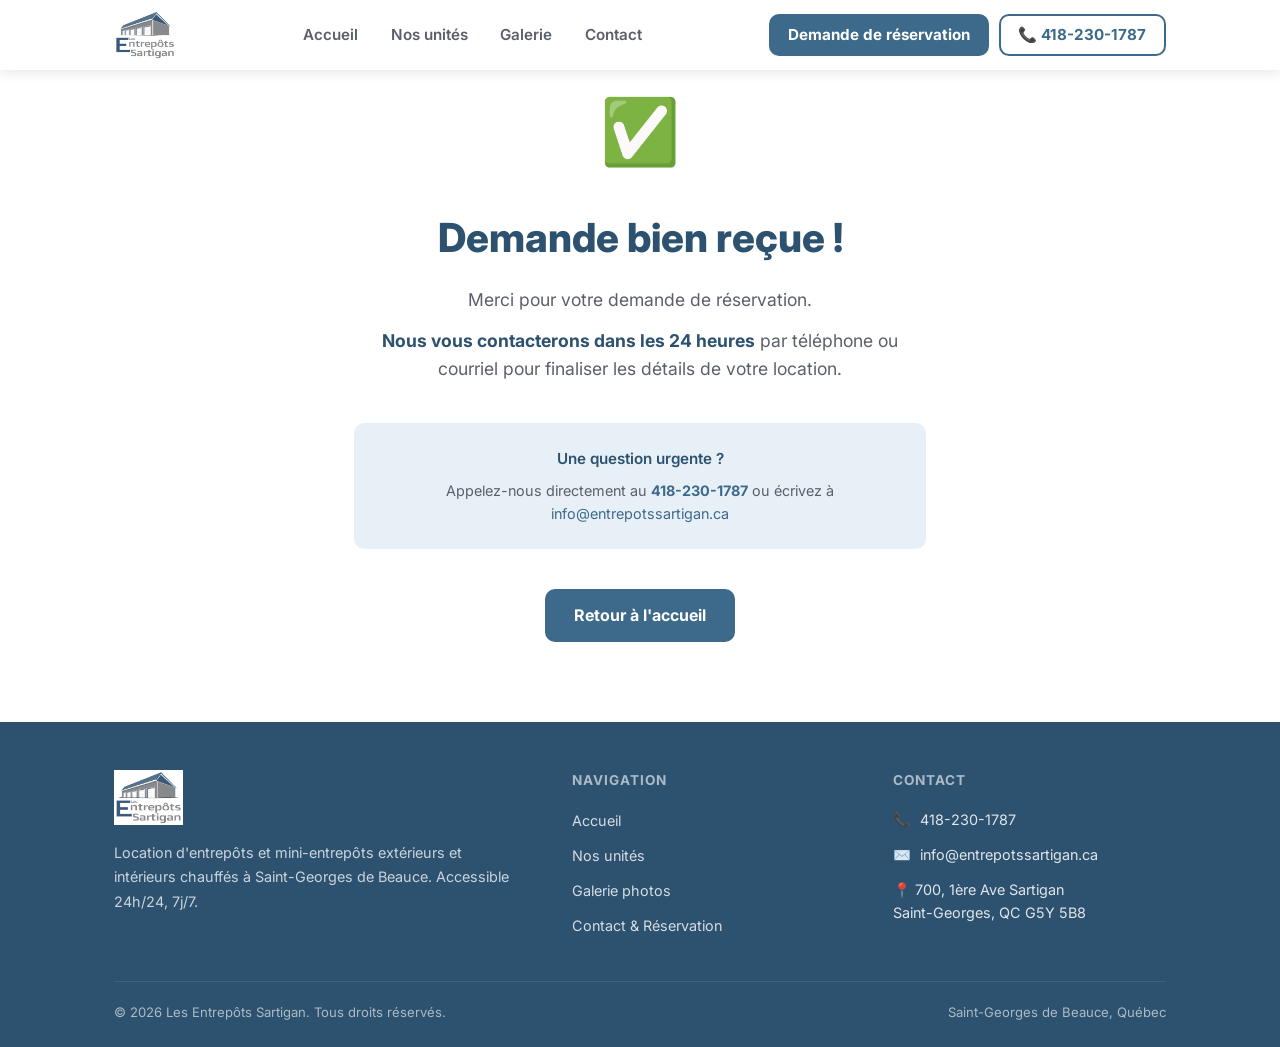
<file: merci.html>
<!DOCTYPE html>
<html lang="fr">
<head>
  <meta charset="UTF-8">
  <meta name="viewport" content="width=device-width, initial-scale=1.0">
  <title>Demande reçue | Les Entrepôts Sartigan</title>
  <meta name="robots" content="noindex">
  <link rel="icon" href="favicon.ico" sizes="any">
  <link rel="icon" href="images/favicon-32x32.png" type="image/png" sizes="32x32">
  <link rel="icon" href="images/favicon-16x16.png" type="image/png" sizes="16x16">
  <link rel="apple-touch-icon" href="images/apple-touch-icon.png">
  <link rel="stylesheet" href="style.css">
  <link rel="preconnect" href="https://fonts.googleapis.com">
  <link href="https://fonts.googleapis.com/css2?family=Inter:wght@400;600;700;800&display=swap" rel="stylesheet">
  <script src="nav.js" defer></script>
</head>
<body>

<header>
  <nav class="navbar">
    <div class="container nav-inner">
      <a href="index.html"><img src="images/Logo.png" alt="Les Entrepôts Sartigan" class="logo"></a>
      <ul class="nav-links">
        <li><a href="index.html">Accueil</a></li>
        <li><a href="unites.html">Nos unités</a></li>
        <li><a href="galerie.html">Galerie</a></li>
        <li><a href="contact.html">Contact</a></li>
      </ul>
      <div class="nav-actions">
        <a href="reserver.html" class="btn-reserver">Demande de réservation</a>
        <a href="tel:4182301787" class="btn-phone">📞 418-230-1787</a>
      </div>
      <a href="tel:4182301787" class="nav-tel-mobile" aria-label="Appeler le 418-230-1787">📞</a>
      <button class="nav-toggle" id="navToggle" type="button" aria-label="Ouvrir le menu" aria-expanded="false" aria-controls="navMobile">
        <span></span><span></span><span></span>
      </button>
    </div>
    <div class="nav-mobile" id="navMobile">
      <a href="index.html">Accueil</a>
      <a href="unites.html">Nos unités</a>
      <a href="galerie.html">Galerie</a>
      <a href="contact.html">Contact</a>
      <a href="reserver.html" class="nav-mobile-cta">Demande de réservation</a>
      <a href="tel:4182301787" class="nav-mobile-tel">📞 418-230-1787</a>
    </div>
  </nav>
</header>

<section style="min-height: 70vh; display: flex; align-items: center; padding: 5rem 0;">
  <div class="container" style="text-align: center; max-width: 620px;">
    <div style="font-size: 4rem; margin-bottom: 1.5rem;">✅</div>
    <h1 style="font-size: clamp(1.8rem, 4vw, 2.5rem); font-weight: 800; color: var(--bleu-fonce); margin-bottom: 1rem;">
      Demande bien reçue !
    </h1>
    <p style="font-size: 1.1rem; color: var(--gris); margin-bottom: 0.75rem;">
      Merci pour votre demande de réservation.
    </p>
    <p style="font-size: 1.1rem; color: var(--gris); margin-bottom: 2.5rem;">
      <strong style="color: var(--bleu-fonce);">Nous vous contacterons dans les 24 heures</strong> par téléphone ou courriel pour finaliser les détails de votre location.
    </p>
    <div style="background: var(--bleu-clair); border-radius: var(--radius); padding: 1.5rem; margin-bottom: 2.5rem;">
      <p style="font-size: 0.95rem; color: var(--bleu-fonce); font-weight: 600; margin-bottom: 0.5rem;">Une question urgente ?</p>
      <p style="font-size: 0.9rem; color: var(--gris);">Appelez-nous directement au <a href="tel:4182301787" style="color: var(--bleu); font-weight: 700;">418-230-1787</a> ou écrivez à <a href="mailto:info@entrepotssartigan.ca" style="color: var(--bleu);">info@entrepotssartigan.ca</a></p>
    </div>
    <a href="index.html" class="btn btn-primary">Retour à l'accueil</a>
  </div>
</section>

<footer class="footer">
  <div class="container">
    <div class="footer-grid">
      <div>
        <img src="images/Logo.png" alt="Les Entrepôts Sartigan" class="footer-logo">
        <p class="footer-desc">Location d'entrepôts et mini-entrepôts extérieurs et intérieurs chauffés à Saint-Georges de Beauce. Accessible 24h/24, 7j/7.</p>
      </div>
      <div class="footer-col">
        <h4>Navigation</h4>
        <ul>
          <li><a href="index.html">Accueil</a></li>
          <li><a href="unites.html">Nos unités</a></li>
          <li><a href="galerie.html">Galerie photos</a></li>
          <li><a href="contact.html">Contact &amp; Réservation</a></li>
        </ul>
      </div>
      <div class="footer-col">
        <h4>Contact</h4>
        <div class="footer-contact-item">📞 <a href="tel:4182301787">418-230-1787</a></div>
        <div class="footer-contact-item">✉️ <a href="mailto:info@entrepotssartigan.ca">info@entrepotssartigan.ca</a></div>
        <div class="footer-contact-item">📍 700, 1ère Ave Sartigan<br>Saint-Georges, QC G5Y 5B8</div>
      </div>
    </div>
    <div class="footer-bottom">
      <span>© 2026 Les Entrepôts Sartigan. Tous droits réservés.</span>
      <span>Saint-Georges de Beauce, Québec</span>
    </div>
  </div>
</footer>

</body>
</html>
</file>
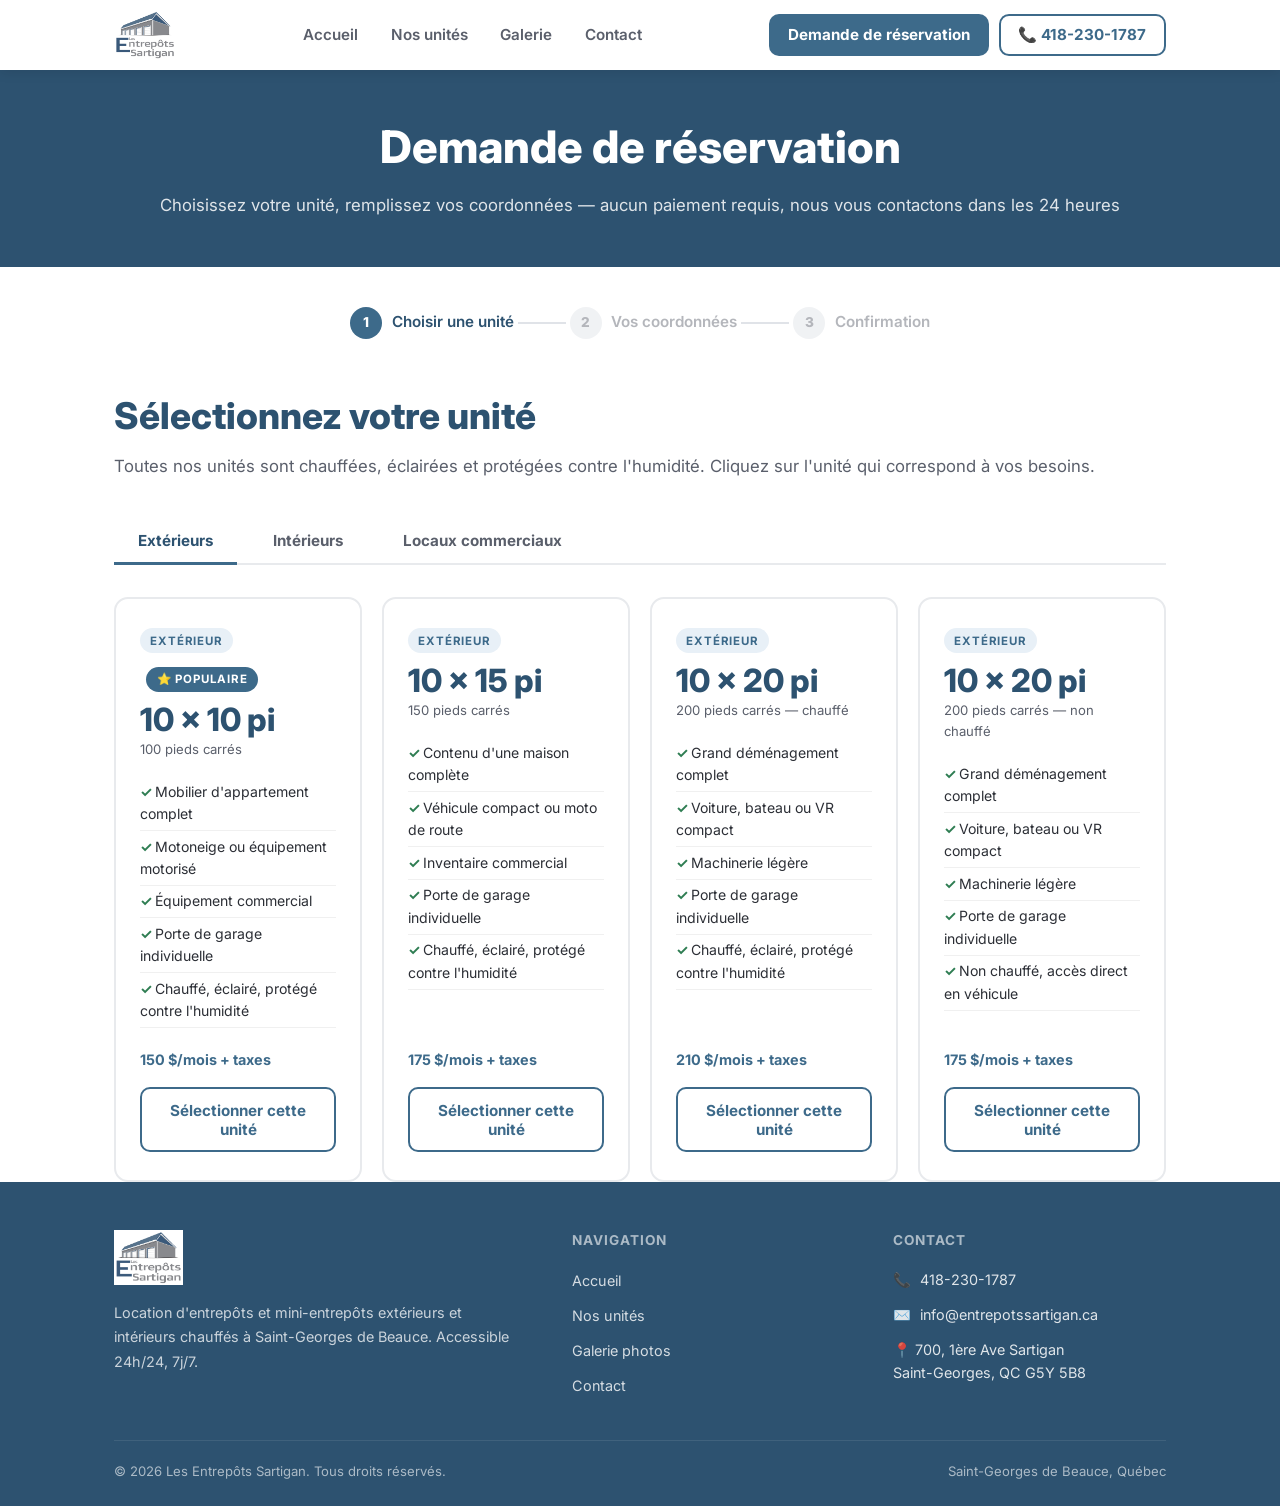
<file: reserver.html>
<!DOCTYPE html>
<html lang="fr">
<head>
  <meta charset="UTF-8">
  <meta name="viewport" content="width=device-width, initial-scale=1.0">
  <title>Demande de réservation | Les Entrepôts Sartigan – Saint-Georges de Beauce</title>
  <meta name="description" content="Faites une demande de réservation pour votre entrepôt aux Entrepôts Sartigan. Choisissez votre unité et remplissez vos coordonnées. Aucun paiement requis en ligne — nous vous contactons dans les 24 heures.">
  <link rel="icon" href="favicon.ico" sizes="any">
  <link rel="icon" href="images/favicon-32x32.png" type="image/png" sizes="32x32">
  <link rel="icon" href="images/favicon-16x16.png" type="image/png" sizes="16x16">
  <link rel="apple-touch-icon" href="images/apple-touch-icon.png">
  <link rel="stylesheet" href="style.css">
  <link rel="preconnect" href="https://fonts.googleapis.com">
  <link href="https://fonts.googleapis.com/css2?family=Inter:wght@400;600;700;800&display=swap" rel="stylesheet">
  <style>

    /* ---- ÉTAPES ---- */
    .etapes {
      display: flex;
      align-items: center;
      justify-content: center;
      gap: 0;
      margin: 2.5rem 0 3rem;
    }
    .etape {
      display: flex;
      align-items: center;
      gap: 0.6rem;
      font-size: 0.95rem;
      font-weight: 600;
      color: var(--gris);
      opacity: 0.45;
      transition: opacity 0.3s;
    }
    .etape.active { opacity: 1; color: var(--bleu-fonce); }
    .etape.done   { opacity: 0.7; color: var(--vert); }
    .etape-num {
      width: 32px; height: 32px;
      border-radius: 50%;
      background: #e0e3e8;
      display: flex; align-items: center; justify-content: center;
      font-size: 0.85rem; font-weight: 800;
      transition: background 0.3s;
    }
    .etape.active .etape-num { background: var(--bleu); color: white; }
    .etape.done   .etape-num { background: var(--vert); color: white; }
    .etape-sep { width: 48px; height: 2px; background: #e0e3e8; margin: 0 0.25rem; flex-shrink: 0; }

    /* ---- ONGLETS ---- */
    .type-tabs {
      display: flex;
      gap: 0.75rem;
      margin-bottom: 2rem;
      border-bottom: 2px solid #e8eaed;
    }
    .type-tab {
      padding: 0.7rem 1.5rem;
      font-weight: 700;
      font-size: 0.95rem;
      color: var(--gris);
      cursor: pointer;
      border-bottom: 3px solid transparent;
      margin-bottom: -2px;
      transition: all 0.2s;
      background: none;
      border-top: none; border-left: none; border-right: none;
      font-family: inherit;
    }
    .type-tab.active { color: var(--bleu-fonce); border-bottom-color: var(--bleu); }

    .unite-panel { display: none; }
    .unite-panel.active {
      display: grid;
      grid-template-columns: repeat(auto-fill, minmax(240px, 1fr));
      gap: 1.25rem;
      align-items: stretch;
    }

    /* ---- CARTE UNITÉ — boutons alignés en bas ---- */
    .unite-card-select {
      border: 2px solid #e8eaed;
      border-radius: 14px;
      padding: 1.75rem 1.5rem;
      cursor: pointer;
      transition: all 0.2s;
      position: relative;
      background: var(--blanc);
      display: flex;
      flex-direction: column;
    }
    .unite-card-select:hover {
      border-color: var(--bleu);
      box-shadow: 0 6px 20px rgba(61,106,138,0.12);
      transform: translateY(-3px);
    }
    .unite-card-select.selected {
      border-color: var(--bleu);
      background: var(--bleu-clair);
      box-shadow: 0 6px 24px rgba(61,106,138,0.2);
    }
    .check-selected {
      position: absolute; top: 1rem; right: 1rem;
      width: 26px; height: 26px;
      border-radius: 50%;
      background: var(--bleu); color: white;
      display: none; align-items: center; justify-content: center;
      font-size: 0.85rem; font-weight: 800;
    }
    .unite-card-select.selected .check-selected { display: flex; }

    .uc-badge {
      display: inline-block;
      font-size: 0.72rem; font-weight: 700;
      text-transform: uppercase; letter-spacing: 0.07em;
      padding: 0.2rem 0.65rem; border-radius: 20px; margin-bottom: 0.75rem;
    }
    .uc-badge.ext { background: var(--bleu-clair); color: var(--bleu); }
    .uc-badge.int { background: #fff3e0; color: #c96e08; }
    .uc-badge.pop { background: var(--bleu); color: white; margin-left: 0.4rem; }

    .uc-taille { font-size: 2rem; font-weight: 800; color: var(--bleu-fonce); line-height: 1; margin-bottom: 0.2rem; }
    .uc-sqft   { font-size: 0.82rem; color: var(--gris); margin-bottom: 1rem; }

    .uc-features {
      list-style: none;
      margin-bottom: 1.25rem;
      flex-grow: 1; /* pousse le bouton vers le bas */
    }
    .uc-features li {
      font-size: 0.88rem; padding: 0.28rem 0;
      border-bottom: 1px solid #f0f0f0; color: var(--texte);
    }
    .uc-features li::before { content: "✓ "; color: var(--vert); font-weight: 700; }

    .uc-prix { font-size: 0.9rem; font-weight: 700; color: var(--bleu); margin-bottom: 0; }

    .btn-select {
      width: 100%;
      margin-top: 1rem;
      padding: 0.7rem;
      border-radius: var(--radius);
      font-weight: 700; font-size: 0.95rem;
      cursor: pointer;
      border: 2px solid var(--bleu);
      background: transparent; color: var(--bleu);
      transition: all 0.2s;
      font-family: inherit;
      flex-shrink: 0;
    }
    .unite-card-select.selected .btn-select { background: var(--bleu); color: white; }
    .btn-select:hover { background: var(--bleu); color: white; }

    /* ---- BARRE FLOTTANTE ---- */
    .selection-bar {
      position: sticky; bottom: 1.5rem; z-index: 50;
      display: none; justify-content: center; margin-top: 2rem;
    }
    .selection-bar.visible { display: flex; }
    .selection-bar-inner {
      background: var(--bleu-fonce); color: white;
      border-radius: 50px; padding: 0.9rem 2rem;
      display: flex; align-items: center; gap: 1.5rem;
      box-shadow: 0 8px 30px rgba(0,0,0,0.25);
    }
    .selection-bar-text { font-size: 0.95rem; font-weight: 600; }
    .selection-bar-text span { font-weight: 800; color: #7ec8e3; }
    .btn-continuer {
      background: white; color: var(--bleu-fonce);
      padding: 0.6rem 1.5rem; border-radius: 50px;
      font-weight: 800; font-size: 0.95rem;
      cursor: pointer; border: none;
      transition: all 0.2s; font-family: inherit;
    }
    .btn-continuer:hover { background: var(--bleu-clair); }

    /* ---- ÉTAPE 2 ---- */
    #etape-2 { display: none; padding-bottom: 5rem; }
    #etape-2.visible { display: block; }

    .recap-unite {
      background: var(--bleu-clair); border: 2px solid var(--bleu);
      border-radius: 14px; padding: 1.25rem 1.75rem;
      display: flex; align-items: center; justify-content: space-between;
      flex-wrap: wrap; gap: 1rem; margin-bottom: 2.5rem;
    }
    .recap-unite-info strong { font-size: 1.15rem; color: var(--bleu-fonce); display: block; }
    .recap-unite-info span   { font-size: 0.9rem; color: var(--gris); }
    .btn-changer {
      background: none; border: 2px solid var(--bleu); color: var(--bleu);
      padding: 0.45rem 1.1rem; border-radius: var(--radius);
      font-weight: 700; font-size: 0.88rem; cursor: pointer;
      font-family: inherit; transition: all 0.2s;
    }
    .btn-changer:hover { background: var(--bleu); color: white; }

    .resa-form-card {
      background: var(--blanc); border-radius: 16px;
      padding: 2.5rem; box-shadow: 0 4px 24px rgba(0,0,0,0.08);
      max-width: 640px; margin: 0 auto;
    }
    .resa-form-card h3 { font-size: 1.3rem; font-weight: 800; color: var(--bleu-fonce); margin-bottom: 0.4rem; }
    .resa-form-card > p { color: var(--gris); font-size: 0.9rem; margin-bottom: 2rem; }

    @media (max-width: 600px) {
      .unite-panel.active { grid-template-columns: 1fr; }
      .type-tabs { flex-wrap: wrap; gap: 0.25rem; }
      .type-tab { padding: 0.7rem 0.9rem; font-size: 0.88rem; }
      .etape-label { display: none; }
      .resa-form-card { padding: 1.5rem; }
      .selection-bar-inner { flex-direction: column; gap: 0.75rem; text-align: center; }
    }
  </style>
  <script src="nav.js" defer></script>
</head>
<body>

<header>
  <nav class="navbar">
    <div class="container nav-inner">
      <a href="index.html"><img src="images/Logo.png" alt="Les Entrepôts Sartigan" class="logo"></a>
      <ul class="nav-links">
        <li><a href="index.html">Accueil</a></li>
        <li><a href="unites.html">Nos unités</a></li>
        <li><a href="galerie.html">Galerie</a></li>
        <li><a href="contact.html">Contact</a></li>
      </ul>
      <div class="nav-actions">
        <a href="reserver.html" class="btn-reserver">Demande de réservation</a>
        <a href="tel:4182301787" class="btn-phone">📞 418-230-1787</a>
      </div>
      <a href="tel:4182301787" class="nav-tel-mobile" aria-label="Appeler le 418-230-1787">📞</a>
      <button class="nav-toggle" id="navToggle" type="button" aria-label="Ouvrir le menu" aria-expanded="false" aria-controls="navMobile">
        <span></span><span></span><span></span>
      </button>
    </div>
    <div class="nav-mobile" id="navMobile">
      <a href="index.html">Accueil</a>
      <a href="unites.html">Nos unités</a>
      <a href="galerie.html">Galerie</a>
      <a href="contact.html">Contact</a>
      <a href="reserver.html" class="nav-mobile-cta">Demande de réservation</a>
      <a href="tel:4182301787" class="nav-mobile-tel">📞 418-230-1787</a>
    </div>
  </nav>
</header>

<section class="page-hero">
  <div class="container">
    <h1>Demande de réservation</h1>
    <p>Choisissez votre unité, remplissez vos coordonnées — aucun paiement requis, nous vous contactons dans les 24 heures</p>
  </div>
</section>

<div class="container">

  <!-- INDICATEUR D'ÉTAPES -->
  <div class="etapes">
    <div class="etape active" id="ind-etape-1">
      <div class="etape-num">1</div>
      <span class="etape-label">Choisir une unité</span>
    </div>
    <div class="etape-sep"></div>
    <div class="etape" id="ind-etape-2">
      <div class="etape-num">2</div>
      <span class="etape-label">Vos coordonnées</span>
    </div>
    <div class="etape-sep"></div>
    <div class="etape" id="ind-etape-3">
      <div class="etape-num">3</div>
      <span class="etape-label">Confirmation</span>
    </div>
  </div>

  <!-- ÉTAPE 1 -->
  <div id="etape-1">
    <h2 class="section-title" style="margin-bottom:0.5rem;">Sélectionnez votre unité</h2>
    <p class="section-sub">Toutes nos unités sont chauffées, éclairées et protégées contre l'humidité. Cliquez sur l'unité qui correspond à vos besoins.</p>

    <div class="type-tabs">
      <button class="type-tab active" id="tab-ext" onclick="switchTab('ext', this)">Extérieurs</button>
      <button class="type-tab" id="tab-int" onclick="switchTab('int', this)">Intérieurs</button>
      <button class="type-tab" id="tab-com" onclick="switchTab('com', this)">Locaux commerciaux</button>
    </div>

    <!-- UNITÉS EXTÉRIEURES -->
    <div class="unite-panel active" id="panel-ext">

      <div class="unite-card-select" data-unite-id="ext-10x10" onclick="selectUnite(this, 'Extérieur 10×10 pi — 100 pi²')">
        <div class="check-selected">✓</div>
        <div><span class="uc-badge ext">Extérieur</span><span class="uc-badge pop">⭐ Populaire</span></div>
        <div class="uc-taille">10 × 10 pi</div>
        <div class="uc-sqft">100 pieds carrés</div>
        <ul class="uc-features">
          <li>Mobilier d'appartement complet</li>
          <li>Motoneige ou équipement motorisé</li>
          <li>Équipement commercial</li>
          <li>Porte de garage individuelle</li>
          <li>Chauffé, éclairé, protégé contre l'humidité</li>
        </ul>
        <div class="uc-prix">150 $/mois + taxes</div>
        <button class="btn-select">Sélectionner cette unité</button>
      </div>

      <div class="unite-card-select" data-unite-id="ext-10x15" onclick="selectUnite(this, 'Extérieur 10×15 pi — 150 pi²')">
        <div class="check-selected">✓</div>
        <div><span class="uc-badge ext">Extérieur</span></div>
        <div class="uc-taille">10 × 15 pi</div>
        <div class="uc-sqft">150 pieds carrés</div>
        <ul class="uc-features">
          <li>Contenu d'une maison complète</li>
          <li>Véhicule compact ou moto de route</li>
          <li>Inventaire commercial</li>
          <li>Porte de garage individuelle</li>
          <li>Chauffé, éclairé, protégé contre l'humidité</li>
        </ul>
        <div class="uc-prix">175 $/mois + taxes</div>
        <button class="btn-select">Sélectionner cette unité</button>
      </div>

      <div class="unite-card-select" data-unite-id="ext-10x20" onclick="selectUnite(this, 'Extérieur 10×20 pi chauffé — 200 pi²')">
        <div class="check-selected">✓</div>
        <div><span class="uc-badge ext">Extérieur</span></div>
        <div class="uc-taille">10 × 20 pi</div>
        <div class="uc-sqft">200 pieds carrés — chauffé</div>
        <ul class="uc-features">
          <li>Grand déménagement complet</li>
          <li>Voiture, bateau ou VR compact</li>
          <li>Machinerie légère</li>
          <li>Porte de garage individuelle</li>
          <li>Chauffé, éclairé, protégé contre l'humidité</li>
        </ul>
        <div class="uc-prix">210 $/mois + taxes</div>
        <button class="btn-select">Sélectionner cette unité</button>
      </div>

      <div class="unite-card-select" data-unite-id="ext-10x20-nc" onclick="selectUnite(this, 'Extérieur 10×20 pi non chauffé — 200 pi²')">
        <div class="check-selected">✓</div>
        <div><span class="uc-badge ext">Extérieur</span></div>
        <div class="uc-taille">10 × 20 pi</div>
        <div class="uc-sqft">200 pieds carrés — non chauffé</div>
        <ul class="uc-features">
          <li>Grand déménagement complet</li>
          <li>Voiture, bateau ou VR compact</li>
          <li>Machinerie légère</li>
          <li>Porte de garage individuelle</li>
          <li>Non chauffé, accès direct en véhicule</li>
        </ul>
        <div class="uc-prix">175 $/mois + taxes</div>
        <button class="btn-select">Sélectionner cette unité</button>
      </div>

    </div>

    <!-- UNITÉS INTÉRIEURES -->
    <div class="unite-panel" id="panel-int">

      <div class="unite-card-select" data-unite-id="int-5x5" onclick="selectUnite(this, 'Intérieur 5×5 pi — 25 pi²')">
        <div class="check-selected">✓</div>
        <div><span class="uc-badge int">Intérieur</span></div>
        <div class="uc-taille">5 × 5 pi</div>
        <div class="uc-sqft">25 pieds carrés</div>
        <ul class="uc-features">
          <li>Documents, archives, livres</li>
          <li>Vêtements hors-saison</li>
          <li>Articles fragiles ou de valeur</li>
          <li>Accès corridor intérieur</li>
          <li>Entrée avec porte de garage</li>
        </ul>
        <div class="uc-prix">65 $/mois + taxes</div>
        <button class="btn-select">Sélectionner cette unité</button>
      </div>

      <div class="unite-card-select" data-unite-id="int-5x10" onclick="selectUnite(this, 'Intérieur 5×10 pi — 50 pi²')">
        <div class="check-selected">✓</div>
        <div><span class="uc-badge int">Intérieur</span></div>
        <div class="uc-taille">5 × 10 pi</div>
        <div class="uc-sqft">50 pieds carrés</div>
        <ul class="uc-features">
          <li>Meubles, électronique, appareils</li>
          <li>Équipement de bureau</li>
          <li>Inventaire commercial sensible</li>
          <li>Accès corridor intérieur</li>
          <li>Entrée avec porte de garage</li>
        </ul>
        <div class="uc-prix">105 $/mois + taxes</div>
        <button class="btn-select">Sélectionner cette unité</button>
      </div>

      <div class="unite-card-select" data-unite-id="int-10x10" onclick="selectUnite(this, 'Intérieur 10×10 pi — 100 pi²')">
        <div class="check-selected">✓</div>
        <div><span class="uc-badge int">Intérieur</span><span class="uc-badge pop">⭐ Populaire</span></div>
        <div class="uc-taille">10 × 10 pi</div>
        <div class="uc-sqft">100 pieds carrés</div>
        <ul class="uc-features">
          <li>Mobilier d'appartement ou de maison</li>
          <li>Électroménagers, électronique</li>
          <li>Matériel professionnel</li>
          <li>Accès corridor intérieur</li>
          <li>Entrée avec porte de garage</li>
        </ul>
        <div class="uc-prix">150 $/mois + taxes</div>
        <button class="btn-select">Sélectionner cette unité</button>
      </div>

      <div class="unite-card-select" data-unite-id="int-10x15" onclick="selectUnite(this, 'Intérieur 10×15 pi — 150 pi²')">
        <div class="check-selected">✓</div>
        <div><span class="uc-badge int">Intérieur</span></div>
        <div class="uc-taille">10 × 15 pi</div>
        <div class="uc-sqft">150 pieds carrés</div>
        <ul class="uc-features">
          <li>Mobilier de maison entier</li>
          <li>Stock d'entreprise</li>
          <li>Équipement médical ou de bureau</li>
          <li>Accès corridor intérieur</li>
          <li>Entrée avec porte de garage</li>
        </ul>
        <div class="uc-prix">175 $/mois + taxes</div>
        <button class="btn-select">Sélectionner cette unité</button>
      </div>

    </div>

    <!-- LOCAUX COMMERCIAUX -->
    <div class="unite-panel" id="panel-com">

      <div class="unite-card-select" data-unite-id="com-40x60" onclick="selectUnite(this, 'Local commercial 40×60 pi — 2 400 pi²')">
        <div class="check-selected">✓</div>
        <div><span class="uc-badge ext">Local commercial</span></div>
        <div class="uc-taille">40 × 60 pi</div>
        <div class="uc-sqft">2 400 pieds carrés</div>
        <ul class="uc-features">
          <li>Grand espace commercial au sol</li>
          <li>Idéal pour commerce de détail ou atelier</li>
          <li>Entrepôt commercial grande capacité</li>
          <li>Chauffé, éclairé et aéré</li>
          <li>Accès facile, route passante</li>
        </ul>
        <div class="uc-prix">Prix sur demande</div>
        <button class="btn-select">Sélectionner ce local</button>
      </div>

      <div class="unite-card-select" data-unite-id="com-25x60" onclick="selectUnite(this, 'Garage commercial 25×60 pi — 1 500 pi²')">
        <div class="check-selected">✓</div>
        <div><span class="uc-badge ext">Garage commercial</span></div>
        <div class="uc-taille">25 × 60 pi</div>
        <div class="uc-sqft">1 500 pieds carrés</div>
        <ul class="uc-features">
          <li>Grand garage pour véhicules ou machinerie</li>
          <li>Idéal pour mécanique, transport, entrepreneur</li>
          <li>Porte de garage commerciale</li>
          <li>Chauffé, éclairé et aéré</li>
          <li>Accès véhicules lourds</li>
        </ul>
        <div class="uc-prix">Prix sur demande</div>
        <button class="btn-select">Sélectionner ce local</button>
      </div>

      <div class="unite-card-select" data-unite-id="com-30x25" onclick="selectUnite(this, 'Local au 2e étage 30×25 pi — 750 pi²')">
        <div class="check-selected">✓</div>
        <div><span class="uc-badge ext">Local 2e étage</span></div>
        <div class="uc-taille">30 × 25 pi</div>
        <div class="uc-sqft">750 pieds carrés</div>
        <ul class="uc-features">
          <li>Espace bureau ou salle de travail</li>
          <li>Idéal pour bureau, showroom, entrepôt léger</li>
          <li>Situé au 2e étage du bâtiment</li>
          <li>Chauffé, éclairé et aéré</li>
          <li>Environnement calme et professionnel</li>
        </ul>
        <div class="uc-prix">Prix sur demande</div>
        <button class="btn-select">Sélectionner ce local</button>
      </div>

    </div>

    <!-- BARRE FLOTTANTE -->
    <div class="selection-bar" id="selection-bar">
      <div class="selection-bar-inner">
        <div class="selection-bar-text">Unité sélectionnée : <span id="bar-unite-nom">—</span></div>
        <button class="btn-continuer" onclick="allerEtape2()">Continuer →</button>
      </div>
    </div>

  </div>

  <!-- ÉTAPE 2 -->
  <div id="etape-2">

    <div class="recap-unite">
      <div class="recap-unite-info">
        <strong id="recap-nom">—</strong>
        <span>Les Entrepôts Sartigan — Saint-Georges de Beauce</span>
      </div>
      <button class="btn-changer" onclick="retourEtape1()">← Changer d'unité</button>
    </div>

    <div class="resa-form-card">
      <h3>Vos coordonnées</h3>
      <p>Nous vous contacterons dans les 24 heures pour confirmer la disponibilité et finaliser le tout. Aucun paiement requis en ligne.</p>
      <form name="reservation" method="POST" action="/merci.html" netlify>
        <input type="hidden" name="form-name" value="reservation">
        <input type="hidden" name="unite_choisie" id="champ-unite">
        <div class="form-group">
          <label for="nom_complet">Nom complet *</label>
          <input type="text" id="nom_complet" name="nom_complet" required placeholder="Jean Tremblay">
        </div>
        <div class="form-row">
          <div class="form-group">
            <label for="telephone">Téléphone *</label>
            <input type="tel" id="telephone" name="telephone" required placeholder="418-xxx-xxxx">
          </div>
          <div class="form-group">
            <label for="email">Courriel *</label>
            <input type="email" id="email" name="email" required placeholder="vous@exemple.com">
          </div>
        </div>
        <div class="form-group">
          <label for="adresse">Adresse postale *</label>
          <input type="text" id="adresse" name="adresse_postale" required placeholder="123 rue Exemple, Saint-Georges, QC G5Y 1A1">
        </div>
        <div class="form-group">
          <label for="date">Date de début souhaitée</label>
          <input type="date" id="date" name="date_debut">
        </div>
        <div class="form-group">
          <label for="message">Ce que vous souhaitez entreposer (optionnel)</label>
          <textarea id="message" name="message" placeholder="Ex: meubles de déménagement, motoneige, documents d'entreprise..."></textarea>
        </div>
        <button type="submit" class="form-submit">Envoyer ma demande de réservation</button>
        <p class="form-note">Nous vous contactons dans les 24 heures.</p>
      </form>
    </div>

  </div>

</div>

<footer class="footer">
  <div class="container">
    <div class="footer-grid">
      <div>
        <img src="images/Logo.png" alt="Les Entrepôts Sartigan" class="footer-logo">
        <p class="footer-desc">Location d'entrepôts et mini-entrepôts extérieurs et intérieurs chauffés à Saint-Georges de Beauce. Accessible 24h/24, 7j/7.</p>
      </div>
      <div class="footer-col">
        <h4>Navigation</h4>
        <ul>
          <li><a href="index.html">Accueil</a></li>
          <li><a href="unites.html">Nos unités</a></li>
          <li><a href="galerie.html">Galerie photos</a></li>
          <li><a href="contact.html">Contact</a></li>
        </ul>
      </div>
      <div class="footer-col">
        <h4>Contact</h4>
        <div class="footer-contact-item">📞 <a href="tel:4182301787">418-230-1787</a></div>
        <div class="footer-contact-item">✉️ <a href="mailto:info@entrepotssartigan.ca">info@entrepotssartigan.ca</a></div>
        <div class="footer-contact-item">📍 700, 1ère Ave Sartigan<br>Saint-Georges, QC G5Y 5B8</div>
      </div>
    </div>
    <div class="footer-bottom">
      <span>© 2026 Les Entrepôts Sartigan. Tous droits réservés.</span>
      <span>Saint-Georges de Beauce, Québec</span>
    </div>
  </div>
</footer>

<script>
  let uniteSelectionnee = '';

  function switchTab(type, btn) {
    document.querySelectorAll('.type-tab').forEach(t => t.classList.remove('active'));
    document.querySelectorAll('.unite-panel').forEach(p => p.classList.remove('active'));
    document.getElementById('panel-' + type).classList.add('active');
    btn.classList.add('active');
  }

  function selectUnite(card, nomUnite) {
    document.querySelectorAll('.unite-card-select').forEach(c => c.classList.remove('selected'));
    card.classList.add('selected');
    uniteSelectionnee = nomUnite;
    document.getElementById('bar-unite-nom').textContent = nomUnite;
    document.getElementById('selection-bar').classList.add('visible');
  }

  function allerEtape2() {
    if (!uniteSelectionnee) return;
    document.getElementById('champ-unite').value = uniteSelectionnee;
    document.getElementById('recap-nom').textContent = uniteSelectionnee;
    document.getElementById('ind-etape-1').classList.remove('active');
    document.getElementById('ind-etape-1').classList.add('done');
    document.getElementById('ind-etape-2').classList.add('active');
    document.getElementById('etape-1').style.display = 'none';
    document.getElementById('etape-2').classList.add('visible');
    window.scrollTo({ top: 0, behavior: 'smooth' });
  }

  function retourEtape1() {
    document.getElementById('ind-etape-1').classList.add('active');
    document.getElementById('ind-etape-1').classList.remove('done');
    document.getElementById('ind-etape-2').classList.remove('active');
    document.getElementById('etape-1').style.display = 'block';
    document.getElementById('etape-2').classList.remove('visible');
    window.scrollTo({ top: 0, behavior: 'smooth' });
  }

  // Pré-sélection via URL (?u=ext-10x10)
  window.addEventListener('DOMContentLoaded', () => {
    const params = new URLSearchParams(window.location.search);
    const u = params.get('u');
    if (!u) return;
    if (u.startsWith('int')) {
      switchTab('int', document.getElementById('tab-int'));
    } else if (u.startsWith('com')) {
      switchTab('com', document.getElementById('tab-com'));
    }
    const card = document.querySelector(`[data-unite-id="${u}"]`);
    if (card) {
      selectUnite(card, card.querySelector('.uc-taille').textContent + ' pi — ' + card.querySelector('.uc-sqft').textContent);
      setTimeout(() => allerEtape2(), 150);
    }
  });
</script>

</body>
</html>
</file>
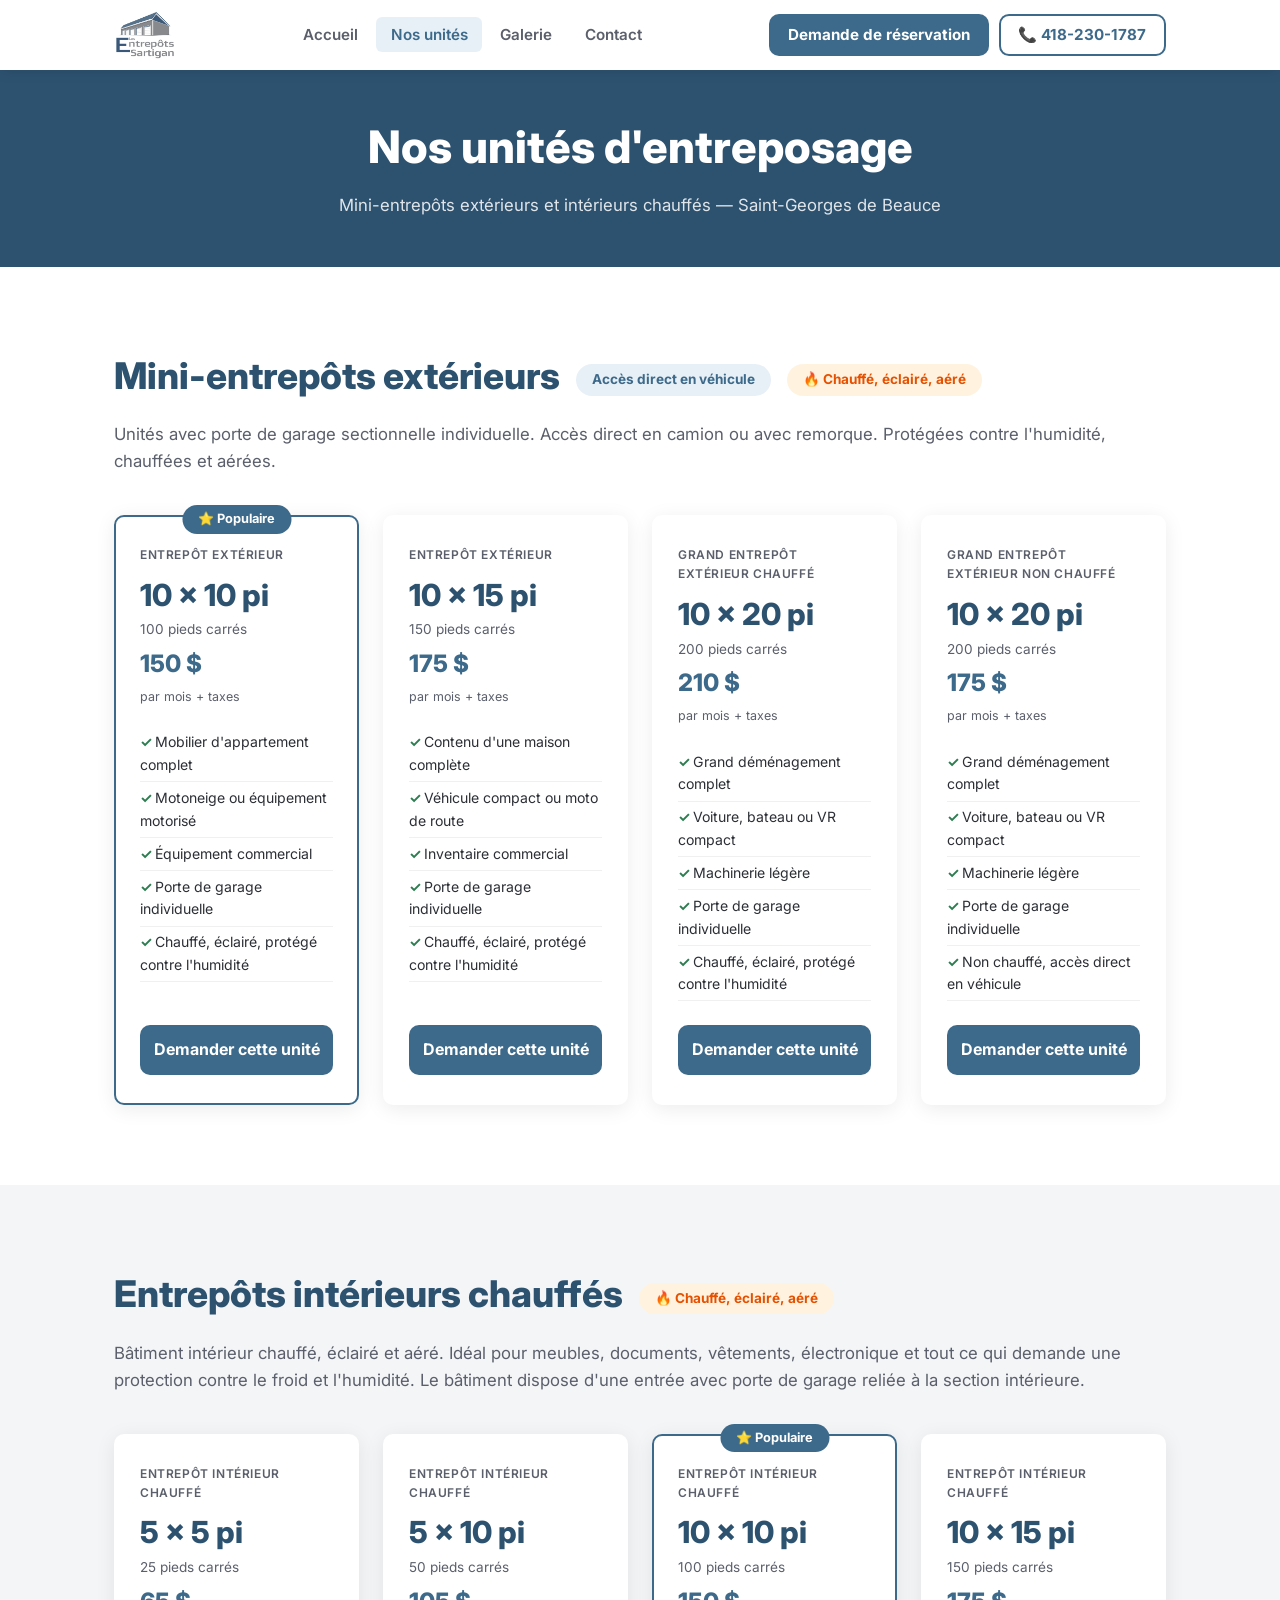
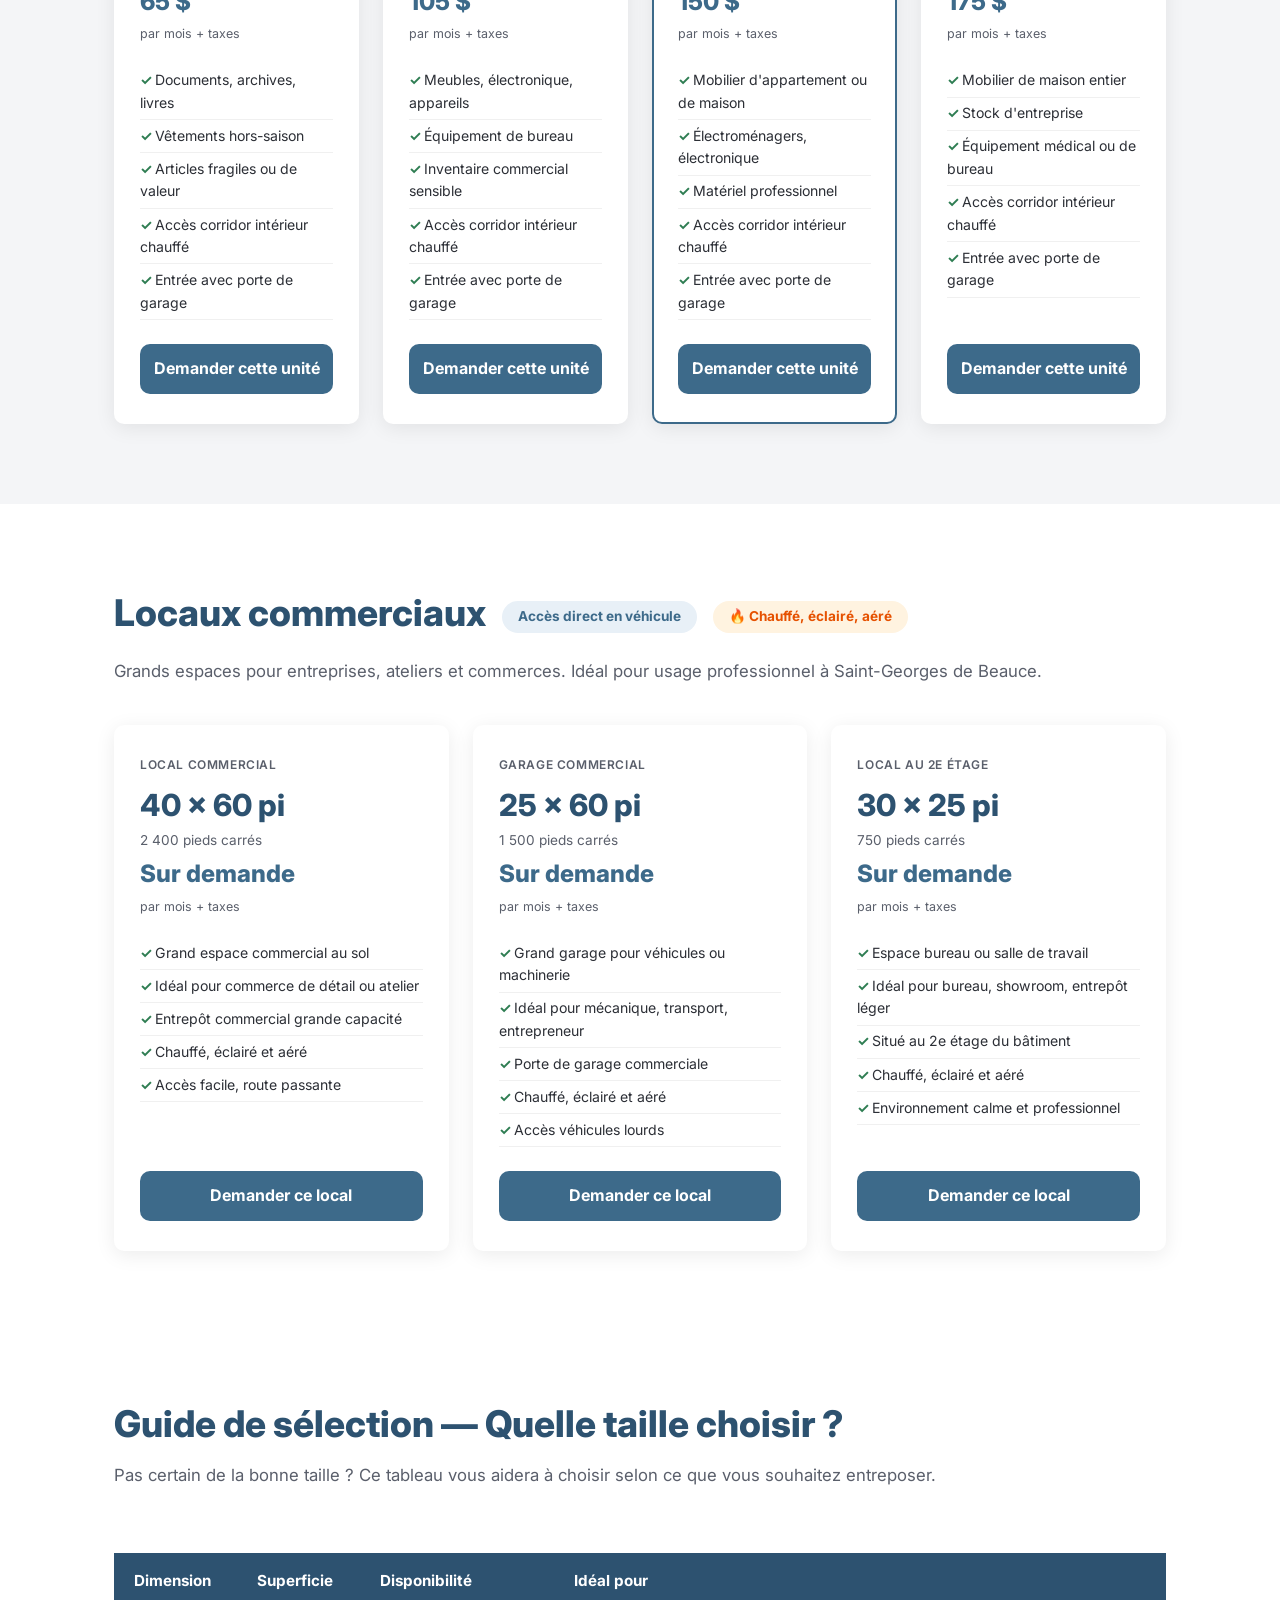
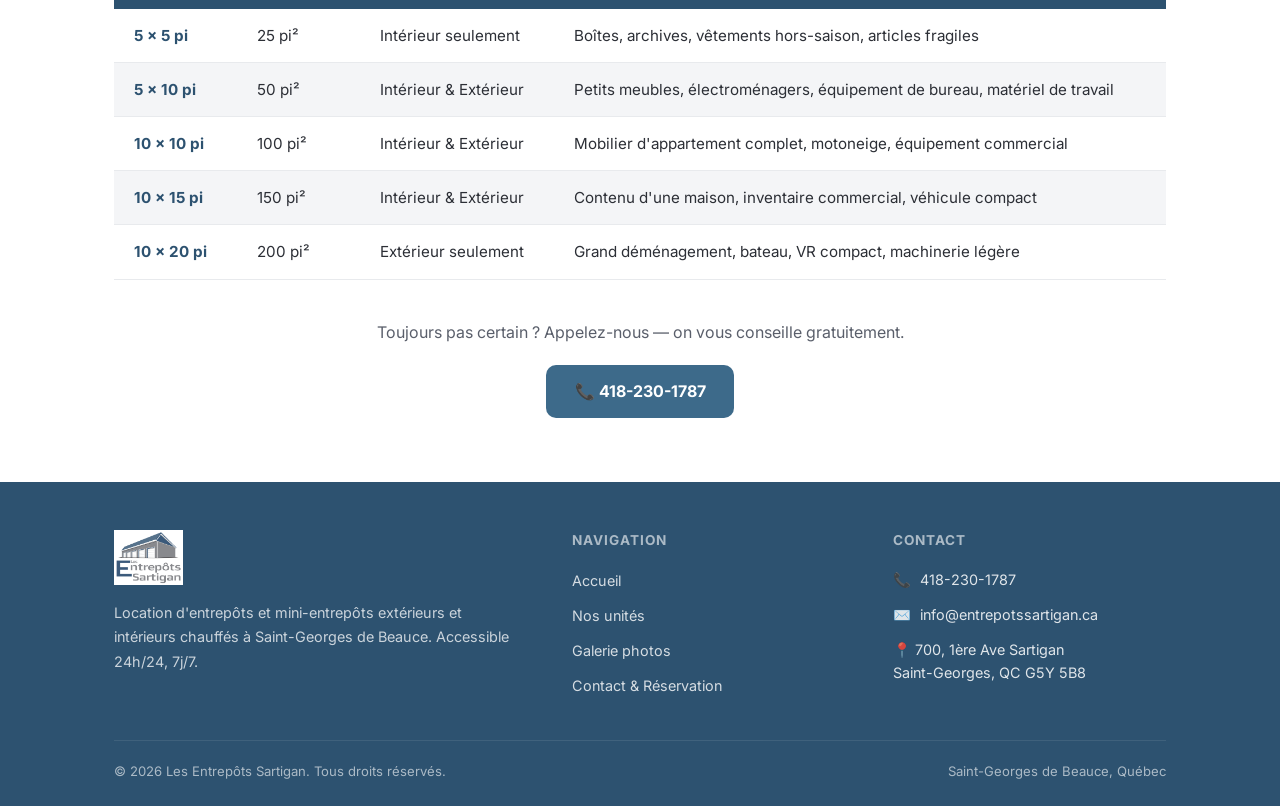
<file: unites.html>
<!DOCTYPE html>
<html lang="fr">
<head>
  <meta charset="UTF-8">
  <meta name="viewport" content="width=device-width, initial-scale=1.0">
  <title>Nos unités et tarifs | Les Entrepôts Sartigan – Saint-Georges de Beauce</title>
  <meta name="description" content="Mini-entrepôts extérieurs et unités intérieures chauffées à Saint-Georges de Beauce. Formats de 5x10 à 10x20. Tarifs compétitifs. Accessibles 24h/24.">
  <link rel="icon" href="favicon.ico" sizes="any">
  <link rel="icon" href="images/favicon-32x32.png" type="image/png" sizes="32x32">
  <link rel="icon" href="images/favicon-16x16.png" type="image/png" sizes="16x16">
  <link rel="apple-touch-icon" href="images/apple-touch-icon.png">
  <link rel="stylesheet" href="style.css">
  <link rel="preconnect" href="https://fonts.googleapis.com">
  <link href="https://fonts.googleapis.com/css2?family=Inter:wght@400;600;700;800&display=swap" rel="stylesheet">
  <script src="nav.js" defer></script>
</head>
<body>

<header>
  <nav class="navbar">
    <div class="container nav-inner">
      <a href="index.html"><img src="images/Logo.png" alt="Les Entrepôts Sartigan" class="logo"></a>
      <ul class="nav-links">
        <li><a href="index.html">Accueil</a></li>
        <li><a href="unites.html" class="active">Nos unités</a></li>
        <li><a href="galerie.html">Galerie</a></li>
        <li><a href="contact.html">Contact</a></li>
      </ul>
      <div class="nav-actions">
        <a href="reserver.html" class="btn-reserver">Demande de réservation</a>
        <a href="tel:4182301787" class="btn-phone">📞 418-230-1787</a>
      </div>
      <a href="tel:4182301787" class="nav-tel-mobile" aria-label="Appeler le 418-230-1787">📞</a>
      <button class="nav-toggle" id="navToggle" type="button" aria-label="Ouvrir le menu" aria-expanded="false" aria-controls="navMobile">
        <span></span><span></span><span></span>
      </button>
    </div>
    <div class="nav-mobile" id="navMobile">
      <a href="index.html">Accueil</a>
      <a href="unites.html">Nos unités</a>
      <a href="galerie.html">Galerie</a>
      <a href="contact.html">Contact</a>
      <a href="reserver.html" class="nav-mobile-cta">Demande de réservation</a>
      <a href="tel:4182301787" class="nav-mobile-tel">📞 418-230-1787</a>
    </div>
  </nav>
</header>

<section class="page-hero">
  <div class="container">
    <h1>Nos unités d'entreposage</h1>
    <p>Mini-entrepôts extérieurs et intérieurs chauffés — Saint-Georges de Beauce</p>
  </div>
</section>

<!-- UNITÉS EXTÉRIEURES -->
<section class="unites-section" id="exterieurs">
  <div class="container">
    <div class="type-header">
      <h2 class="section-title">Mini-entrepôts extérieurs</h2>
      <span class="type-badge">Accès direct en véhicule</span>
      <span class="type-badge chauffee">🔥 Chauffé, éclairé, aéré</span>
    </div>
    <p class="section-sub">Unités avec porte de garage sectionnelle individuelle. Accès direct en camion ou avec remorque. Protégées contre l'humidité, chauffées et aérées.</p>

    <div class="unites-grid">

      <div class="unite-card populaire">
        <div class="badge-populaire">⭐ Populaire</div>
        <div class="unite-type">Entrepôt extérieur</div>
        <div class="unite-size">10 × 10 pi</div>
        <div class="unite-sqft">100 pieds carrés</div>
        <div class="unite-prix">150 $</div>
        <div class="unite-prix-note">par mois + taxes</div>
        <ul class="unite-details">
          <li>Mobilier d'appartement complet</li>
          <li>Motoneige ou équipement motorisé</li>
          <li>Équipement commercial</li>
          <li>Porte de garage individuelle</li>
          <li>Chauffé, éclairé, protégé contre l'humidité</li>
        </ul>
        <a href="reserver.html?u=ext-10x10" class="btn-unite">Demander cette unité</a>
      </div>

      <div class="unite-card">
        <div class="unite-type">Entrepôt extérieur</div>
        <div class="unite-size">10 × 15 pi</div>
        <div class="unite-sqft">150 pieds carrés</div>
        <div class="unite-prix">175 $</div>
        <div class="unite-prix-note">par mois + taxes</div>
        <ul class="unite-details">
          <li>Contenu d'une maison complète</li>
          <li>Véhicule compact ou moto de route</li>
          <li>Inventaire commercial</li>
          <li>Porte de garage individuelle</li>
          <li>Chauffé, éclairé, protégé contre l'humidité</li>
        </ul>
        <a href="reserver.html?u=ext-10x15" class="btn-unite">Demander cette unité</a>
      </div>

      <div class="unite-card">
        <div class="unite-type">Grand entrepôt extérieur chauffé</div>
        <div class="unite-size">10 × 20 pi</div>
        <div class="unite-sqft">200 pieds carrés</div>
        <div class="unite-prix">210 $</div>
        <div class="unite-prix-note">par mois + taxes</div>
        <ul class="unite-details">
          <li>Grand déménagement complet</li>
          <li>Voiture, bateau ou VR compact</li>
          <li>Machinerie légère</li>
          <li>Porte de garage individuelle</li>
          <li>Chauffé, éclairé, protégé contre l'humidité</li>
        </ul>
        <a href="reserver.html?u=ext-10x20" class="btn-unite">Demander cette unité</a>
      </div>

      <div class="unite-card">
        <div class="unite-type">Grand entrepôt extérieur non chauffé</div>
        <div class="unite-size">10 × 20 pi</div>
        <div class="unite-sqft">200 pieds carrés</div>
        <div class="unite-prix">175 $</div>
        <div class="unite-prix-note">par mois + taxes</div>
        <ul class="unite-details">
          <li>Grand déménagement complet</li>
          <li>Voiture, bateau ou VR compact</li>
          <li>Machinerie légère</li>
          <li>Porte de garage individuelle</li>
          <li>Non chauffé, accès direct en véhicule</li>
        </ul>
        <a href="reserver.html?u=ext-10x20-nc" class="btn-unite">Demander cette unité</a>
      </div>

    </div>
  </div>
</section>

<!-- UNITÉS INTÉRIEURES CHAUFFÉES -->
<section class="unites-section" id="interieurs" style="background: var(--gris-clair);">
  <div class="container">
    <div class="type-header">
      <h2 class="section-title">Entrepôts intérieurs chauffés</h2>
      <span class="type-badge chauffee">🔥 Chauffé, éclairé, aéré</span>
    </div>
    <p class="section-sub">Bâtiment intérieur chauffé, éclairé et aéré. Idéal pour meubles, documents, vêtements, électronique et tout ce qui demande une protection contre le froid et l'humidité. Le bâtiment dispose d'une entrée avec porte de garage reliée à la section intérieure.</p>

    <div class="unites-grid">

      <div class="unite-card">
        <div class="unite-type">Entrepôt intérieur chauffé</div>
        <div class="unite-size">5 × 5 pi</div>
        <div class="unite-sqft">25 pieds carrés</div>
        <div class="unite-prix">65 $</div>
        <div class="unite-prix-note">par mois + taxes</div>
        <ul class="unite-details">
          <li>Documents, archives, livres</li>
          <li>Vêtements hors-saison</li>
          <li>Articles fragiles ou de valeur</li>
          <li>Accès corridor intérieur chauffé</li>
          <li>Entrée avec porte de garage</li>
        </ul>
        <a href="reserver.html?u=int-5x5" class="btn-unite">Demander cette unité</a>
      </div>

      <div class="unite-card">
        <div class="unite-type">Entrepôt intérieur chauffé</div>
        <div class="unite-size">5 × 10 pi</div>
        <div class="unite-sqft">50 pieds carrés</div>
        <div class="unite-prix">105 $</div>
        <div class="unite-prix-note">par mois + taxes</div>
        <ul class="unite-details">
          <li>Meubles, électronique, appareils</li>
          <li>Équipement de bureau</li>
          <li>Inventaire commercial sensible</li>
          <li>Accès corridor intérieur chauffé</li>
          <li>Entrée avec porte de garage</li>
        </ul>
        <a href="reserver.html?u=int-5x10" class="btn-unite">Demander cette unité</a>
      </div>

      <div class="unite-card populaire">
        <div class="badge-populaire">⭐ Populaire</div>
        <div class="unite-type">Entrepôt intérieur chauffé</div>
        <div class="unite-size">10 × 10 pi</div>
        <div class="unite-sqft">100 pieds carrés</div>
        <div class="unite-prix">150 $</div>
        <div class="unite-prix-note">par mois + taxes</div>
        <ul class="unite-details">
          <li>Mobilier d'appartement ou de maison</li>
          <li>Électroménagers, électronique</li>
          <li>Matériel professionnel</li>
          <li>Accès corridor intérieur chauffé</li>
          <li>Entrée avec porte de garage</li>
        </ul>
        <a href="reserver.html?u=int-10x10" class="btn-unite">Demander cette unité</a>
      </div>

      <div class="unite-card">
        <div class="unite-type">Entrepôt intérieur chauffé</div>
        <div class="unite-size">10 × 15 pi</div>
        <div class="unite-sqft">150 pieds carrés</div>
        <div class="unite-prix">175 $</div>
        <div class="unite-prix-note">par mois + taxes</div>
        <ul class="unite-details">
          <li>Mobilier de maison entier</li>
          <li>Stock d'entreprise</li>
          <li>Équipement médical ou de bureau</li>
          <li>Accès corridor intérieur chauffé</li>
          <li>Entrée avec porte de garage</li>
        </ul>
        <a href="reserver.html?u=int-10x15" class="btn-unite">Demander cette unité</a>
      </div>

    </div>
  </div>
</section>

<!-- LOCAUX COMMERCIAUX -->
<section class="unites-section" id="commerciaux">
  <div class="container">
    <div class="type-header">
      <h2 class="section-title">Locaux commerciaux</h2>
      <span class="type-badge">Accès direct en véhicule</span>
      <span class="type-badge chauffee">🔥 Chauffé, éclairé, aéré</span>
    </div>
    <p class="section-sub">Grands espaces pour entreprises, ateliers et commerces. Idéal pour usage professionnel à Saint-Georges de Beauce.</p>

    <div class="unites-grid">

      <div class="unite-card">
        <div class="unite-type">Local commercial</div>
        <div class="unite-size">40 × 60 pi</div>
        <div class="unite-sqft">2 400 pieds carrés</div>
        <div class="unite-prix">Sur demande</div>
        <div class="unite-prix-note">par mois + taxes</div>
        <ul class="unite-details">
          <li>Grand espace commercial au sol</li>
          <li>Idéal pour commerce de détail ou atelier</li>
          <li>Entrepôt commercial grande capacité</li>
          <li>Chauffé, éclairé et aéré</li>
          <li>Accès facile, route passante</li>
        </ul>
        <a href="reserver.html?u=com-40x60" class="btn-unite">Demander ce local</a>
      </div>

      <div class="unite-card">
        <div class="unite-type">Garage commercial</div>
        <div class="unite-size">25 × 60 pi</div>
        <div class="unite-sqft">1 500 pieds carrés</div>
        <div class="unite-prix">Sur demande</div>
        <div class="unite-prix-note">par mois + taxes</div>
        <ul class="unite-details">
          <li>Grand garage pour véhicules ou machinerie</li>
          <li>Idéal pour mécanique, transport, entrepreneur</li>
          <li>Porte de garage commerciale</li>
          <li>Chauffé, éclairé et aéré</li>
          <li>Accès véhicules lourds</li>
        </ul>
        <a href="reserver.html?u=com-25x60" class="btn-unite">Demander ce local</a>
      </div>

      <div class="unite-card">
        <div class="unite-type">Local au 2e étage</div>
        <div class="unite-size">30 × 25 pi</div>
        <div class="unite-sqft">750 pieds carrés</div>
        <div class="unite-prix">Sur demande</div>
        <div class="unite-prix-note">par mois + taxes</div>
        <ul class="unite-details">
          <li>Espace bureau ou salle de travail</li>
          <li>Idéal pour bureau, showroom, entrepôt léger</li>
          <li>Situé au 2e étage du bâtiment</li>
          <li>Chauffé, éclairé et aéré</li>
          <li>Environnement calme et professionnel</li>
        </ul>
        <a href="reserver.html?u=com-30x25" class="btn-unite">Demander ce local</a>
      </div>

    </div>
  </div>
</section>

<!-- GUIDE DE TAILLE -->
<section class="guide-taille">
  <div class="container">
    <h2 class="section-title">Guide de sélection — Quelle taille choisir ?</h2>
    <p class="section-sub">Pas certain de la bonne taille ? Ce tableau vous aidera à choisir selon ce que vous souhaitez entreposer.</p>
    <div class="table-wrap">
    <table class="guide-table">
      <thead>
        <tr>
          <th>Dimension</th>
          <th>Superficie</th>
          <th>Disponibilité</th>
          <th>Idéal pour</th>
        </tr>
      </thead>
      <tbody>
        <tr>
          <td class="taille-col" data-label="Dimension">5 × 5 pi</td>
          <td data-label="Superficie">25 pi²</td>
          <td data-label="Disponibilité">Intérieur seulement</td>
          <td data-label="Idéal pour">Boîtes, archives, vêtements hors-saison, articles fragiles</td>
        </tr>
        <tr>
          <td class="taille-col" data-label="Dimension">5 × 10 pi</td>
          <td data-label="Superficie">50 pi²</td>
          <td data-label="Disponibilité">Intérieur &amp; Extérieur</td>
          <td data-label="Idéal pour">Petits meubles, électroménagers, équipement de bureau, matériel de travail</td>
        </tr>
        <tr>
          <td class="taille-col" data-label="Dimension">10 × 10 pi</td>
          <td data-label="Superficie">100 pi²</td>
          <td data-label="Disponibilité">Intérieur &amp; Extérieur</td>
          <td data-label="Idéal pour">Mobilier d'appartement complet, motoneige, équipement commercial</td>
        </tr>
        <tr>
          <td class="taille-col" data-label="Dimension">10 × 15 pi</td>
          <td data-label="Superficie">150 pi²</td>
          <td data-label="Disponibilité">Intérieur &amp; Extérieur</td>
          <td data-label="Idéal pour">Contenu d'une maison, inventaire commercial, véhicule compact</td>
        </tr>
        <tr>
          <td class="taille-col" data-label="Dimension">10 × 20 pi</td>
          <td data-label="Superficie">200 pi²</td>
          <td data-label="Disponibilité">Extérieur seulement</td>
          <td data-label="Idéal pour">Grand déménagement, bateau, VR compact, machinerie légère</td>
        </tr>
      </tbody>
    </table>
    </div>
    <div style="text-align:center; margin-top:2.5rem;">
      <p style="color:var(--gris); margin-bottom:1.25rem;">Toujours pas certain ? Appelez-nous — on vous conseille gratuitement.</p>
      <a href="tel:4182301787" class="btn btn-primary">📞 418-230-1787</a>
    </div>
  </div>
</section>

<footer class="footer">
  <div class="container">
    <div class="footer-grid">
      <div>
        <img src="images/Logo.png" alt="Les Entrepôts Sartigan" class="footer-logo">
        <p class="footer-desc">Location d'entrepôts et mini-entrepôts extérieurs et intérieurs chauffés à Saint-Georges de Beauce. Accessible 24h/24, 7j/7.</p>
      </div>
      <div class="footer-col">
        <h4>Navigation</h4>
        <ul>
          <li><a href="index.html">Accueil</a></li>
          <li><a href="unites.html">Nos unités</a></li>
          <li><a href="galerie.html">Galerie photos</a></li>
          <li><a href="contact.html">Contact &amp; Réservation</a></li>
        </ul>
      </div>
      <div class="footer-col">
        <h4>Contact</h4>
        <div class="footer-contact-item">📞 <a href="tel:4182301787">418-230-1787</a></div>
        <div class="footer-contact-item">✉️ <a href="mailto:info@entrepotssartigan.ca">info@entrepotssartigan.ca</a></div>
        <div class="footer-contact-item">📍 700, 1ère Ave Sartigan<br>Saint-Georges, QC G5Y 5B8</div>
      </div>
    </div>
    <div class="footer-bottom">
      <span>© 2026 Les Entrepôts Sartigan. Tous droits réservés.</span>
      <span>Saint-Georges de Beauce, Québec</span>
    </div>
  </div>
</footer>

</body>
</html>
</file>
<file: style.css>
/* ============================
   LES ENTREPÔTS SARTIGAN
   Couleurs: bleu #3d6a8a, gris #5a5f6b
   ============================ */

*, *::before, *::after { box-sizing: border-box; margin: 0; padding: 0; }

:root {
  --bleu:        #3d6a8a;
  --bleu-fonce:  #2d5270;
  --bleu-clair:  #e8f0f7;
  --gris:        #5a5f6b;
  --gris-clair:  #f4f5f7;
  --blanc:       #ffffff;
  --texte:       #2c2f36;
  --vert:        #2e7d52;
  --radius:      10px;
  --ombre:       0 4px 20px rgba(0,0,0,0.08);
}

html { scroll-behavior: smooth; }
body { font-family: 'Inter', sans-serif; color: var(--texte); line-height: 1.6; }
a { text-decoration: none; color: inherit; }
img { max-width: 100%; display: block; }

.container { max-width: 1100px; margin: 0 auto; padding: 0 1.5rem; }
.section-title { font-size: clamp(1.7rem, 3vw, 2.3rem); font-weight: 800; color: var(--bleu-fonce); margin-bottom: 0.5rem; }
.section-sub { color: var(--gris); font-size: 1.05rem; margin-bottom: 2.5rem; }

/* ---- BOUTONS ---- */
.btn {
  display: inline-block;
  padding: 0.85rem 1.8rem;
  border-radius: var(--radius);
  font-weight: 700;
  font-size: 1rem;
  cursor: pointer;
  transition: all 0.2s;
  text-align: center;
}
.btn-primary { background: var(--bleu); color: var(--blanc); }
.btn-primary:hover { background: var(--bleu-fonce); transform: translateY(-2px); box-shadow: 0 4px 12px rgba(61,106,138,0.35); }
.btn-secondary { background: transparent; color: var(--blanc); border: 2px solid var(--blanc); }
.btn-secondary:hover { background: var(--blanc); color: var(--bleu); }
.btn-outline { background: transparent; color: var(--bleu); border: 2px solid var(--bleu); }
.btn-outline:hover { background: var(--bleu); color: var(--blanc); }

/* ---- NAVBAR ---- */
.navbar {
  position: fixed; top: 0; left: 0; right: 0; z-index: 100;
  background: var(--blanc);
  box-shadow: 0 2px 12px rgba(0,0,0,0.1);
}
.nav-inner {
  display: flex; align-items: center; justify-content: space-between;
  height: 70px;
}
.logo { height: 50px; }
.nav-links { display: flex; gap: 0.25rem; list-style: none; }
.nav-links a {
  font-weight: 600; color: var(--gris); padding: 0.5rem 0.9rem;
  border-radius: 6px; transition: all 0.2s; font-size: 0.95rem;
}
.nav-links a:hover, .nav-links a.active { color: var(--bleu); background: var(--bleu-clair); }
.nav-actions { display: flex; align-items: center; gap: 0.6rem; }

.btn-reserver {
  background: var(--bleu); color: var(--blanc);
  padding: 0.55rem 1.2rem; border-radius: var(--radius);
  font-weight: 700; font-size: 0.95rem; transition: background 0.2s;
  white-space: nowrap;
}
.btn-reserver:hover { background: var(--bleu-fonce); }
.btn-phone {
  background: transparent; color: var(--bleu); border: 2px solid var(--bleu);
  padding: 0.45rem 1.1rem; border-radius: var(--radius);
  font-weight: 700; font-size: 0.95rem; transition: all 0.2s;
  white-space: nowrap;
}
.btn-phone:hover { background: var(--bleu); color: var(--blanc); }

/* ---- NAV MOBILE (hamburger) ---- */
.nav-toggle {
  display: none; flex-direction: column; justify-content: center; gap: 5px;
  width: 44px; height: 44px; padding: 0 9px; flex-shrink: 0;
  background: none; border: none; cursor: pointer;
}
.nav-toggle span {
  display: block; width: 100%; height: 3px; border-radius: 2px;
  background: var(--bleu-fonce); transition: transform 0.25s, opacity 0.2s;
}
.nav-toggle.open span:nth-child(1) { transform: translateY(8px) rotate(45deg); }
.nav-toggle.open span:nth-child(2) { opacity: 0; }
.nav-toggle.open span:nth-child(3) { transform: translateY(-8px) rotate(-45deg); }

.nav-tel-mobile {
  display: none; align-items: center; justify-content: center;
  width: 44px; height: 44px; flex-shrink: 0; margin-left: auto;
  border: 2px solid var(--bleu); border-radius: var(--radius);
  color: var(--bleu); font-size: 1.15rem;
}

.nav-mobile {
  display: none; background: var(--blanc);
  border-top: 1px solid #e8eaed;
  padding: 0.25rem 1.5rem 1.25rem;
  box-shadow: 0 10px 20px rgba(0,0,0,0.08);
  max-height: calc(100vh - 70px); overflow-y: auto;
}
.nav-mobile.open { display: block; }
.nav-mobile a {
  display: block; padding: 0.9rem 0.25rem;
  font-weight: 600; font-size: 1rem; color: var(--gris);
  border-bottom: 1px solid #f0f0f0;
}
.nav-mobile a.active { color: var(--bleu); }
.nav-mobile .nav-mobile-cta {
  margin-top: 1.1rem; border-bottom: none; text-align: center;
  background: var(--bleu); color: var(--blanc);
  border-radius: var(--radius); font-weight: 700;
}
.nav-mobile .nav-mobile-tel {
  margin-top: 0.6rem; border-bottom: none; text-align: center;
  border: 2px solid var(--bleu); color: var(--bleu);
  border-radius: var(--radius); font-weight: 700;
}

/* ---- HERO ---- */
.hero {
  position: relative; min-height: 100vh; min-height: 100svh;
  background-size: cover; background-position: center;
  display: flex; align-items: center; padding-top: 70px;
}
.hero-overlay {
  position: absolute; inset: 0;
  background: linear-gradient(135deg, rgba(45,82,112,0.88) 0%, rgba(45,82,112,0.45) 100%);
}
.hero-content { position: relative; z-index: 1; color: var(--blanc); max-width: 750px; }
.hero-content h1 { font-size: clamp(2rem, 5vw, 3.2rem); font-weight: 800; line-height: 1.2; margin-bottom: 1rem; }
.hero-sub { font-size: 1.2rem; margin-bottom: 0.75rem; opacity: 0.9; }
.hero-address { font-size: 1rem; opacity: 0.8; margin-bottom: 2rem; }
.hero-cta { display: flex; gap: 1rem; flex-wrap: wrap; }

/* ---- BADGES HERO ---- */
.hero-badges {
  display: flex; flex-wrap: wrap; gap: 0.75rem; margin-bottom: 2rem;
}
.hero-badge {
  background: rgba(255,255,255,0.15); border: 1px solid rgba(255,255,255,0.4);
  color: var(--blanc); padding: 0.4rem 1rem; border-radius: 20px;
  font-size: 0.9rem; font-weight: 600; backdrop-filter: blur(4px);
}

/* ---- DIAPORAMA INSTALLATIONS ---- */
.apercu-photos { padding: 4.5rem 0; background: var(--gris-clair); }

.slideshow {
  position: relative;
  border-radius: 14px;
  overflow: hidden;
  box-shadow: var(--ombre);
}
.slideshow-track { position: relative; height: 500px; }

.slide {
  position: absolute; inset: 0;
  opacity: 0; transition: opacity 0.7s ease;
  pointer-events: none;
}
.slide.active { opacity: 1; pointer-events: auto; }
.slide img { width: 100%; height: 100%; object-fit: cover; display: block; }

.slide-legende {
  position: absolute; bottom: 0; left: 0; right: 0;
  background: linear-gradient(to top, rgba(45,82,112,0.82) 0%, transparent 100%);
  color: var(--blanc); font-size: 0.9rem; font-weight: 600;
  padding: 2rem 1.5rem 1rem;
}

.slide-btn {
  position: absolute; top: 50%; transform: translateY(-50%);
  background: rgba(255,255,255,0.85); border: none; border-radius: 50%;
  width: 44px; height: 44px; font-size: 1.6rem; line-height: 1;
  cursor: pointer; color: var(--bleu-fonce); z-index: 5;
  transition: background 0.2s; display: flex; align-items: center; justify-content: center;
}
.slide-btn:hover { background: var(--blanc); }
.slide-btn.prev { left: 1rem; }
.slide-btn.next { right: 1rem; }

.slide-dots {
  position: absolute; bottom: 1rem; left: 50%; transform: translateX(-50%);
  display: flex; gap: 0.5rem; z-index: 5;
}
.dot {
  width: 10px; height: 10px; border-radius: 50%;
  background: rgba(255,255,255,0.5); cursor: pointer; transition: background 0.2s;
}
.dot.active { background: var(--blanc); }

@media (max-width: 768px) {
  .slideshow-track { height: 280px; }
}

/* ---- CARTE ACCUEIL ---- */
.section-carte { padding: 4.5rem 0; background: var(--blanc); }

/* ---- TYPES D'ENTREPÔTS ---- */
.types-section { padding: 5rem 0; background: var(--blanc); }
.types-grid { display: grid; grid-template-columns: 1fr 1fr; gap: 2rem; }
.type-card {
  border-radius: 14px; overflow: hidden;
  box-shadow: var(--ombre); transition: transform 0.2s, box-shadow 0.2s;
}
.type-card:hover { transform: translateY(-4px); box-shadow: 0 12px 30px rgba(0,0,0,0.12); }
.type-card img { width: 100%; height: 260px; object-fit: cover; }
.type-card-body { padding: 1.75rem; }
.type-card-body h3 { font-size: 1.3rem; font-weight: 800; color: var(--bleu-fonce); margin-bottom: 0.75rem; }
.type-card-body p { color: var(--gris); margin-bottom: 1.25rem; font-size: 0.95rem; }
.type-features { list-style: none; margin-bottom: 1.5rem; }
.type-features li { padding: 0.3rem 0; font-size: 0.9rem; border-bottom: 1px solid #f0f0f0; }
.type-features li::before { content: "✓ "; color: var(--vert); font-weight: 700; }

/* ---- AVANTAGES ---- */
.avantages { background: var(--bleu-fonce); padding: 4rem 0; }
.avantages-title { color: var(--blanc); text-align: center; margin-bottom: 2.5rem; font-size: 1.5rem; font-weight: 700; }
.avantages-grid { display: grid; grid-template-columns: repeat(auto-fit, minmax(180px, 1fr)); gap: 1.5rem; }
.avantage-item { text-align: center; padding: 1.75rem 1rem; background: rgba(255,255,255,0.08); border-radius: var(--radius); }
.avantage-icon { font-size: 2.2rem; display: block; margin-bottom: 0.75rem; }
.avantage-item h3 { color: var(--blanc); font-size: 1rem; margin-bottom: 0.4rem; }
.avantage-item p { color: rgba(255,255,255,0.7); font-size: 0.85rem; }

/* ---- SECTION APERÇU UNITÉS (accueil) ---- */
.apercu-unites { background: var(--gris-clair); padding: 5rem 0; }
.apercu-grid { display: grid; grid-template-columns: repeat(auto-fit, minmax(180px, 1fr)); gap: 1rem; }
.apercu-card {
  background: var(--blanc); border-radius: var(--radius);
  padding: 1.5rem 1.25rem; text-align: center;
  border: 2px solid transparent; transition: all 0.2s;
}
.apercu-card:hover { border-color: var(--bleu); }
.apercu-card .taille { font-size: 1.6rem; font-weight: 800; color: var(--bleu-fonce); }
.apercu-card .equiv { font-size: 0.82rem; color: var(--gris); margin-top: 0.25rem; }

/* ---- BANNIÈRE CTA ---- */
.cta-banner { background: var(--bleu); padding: 4rem 0; text-align: center; color: var(--blanc); }
.cta-banner h2 { font-size: clamp(1.5rem, 3vw, 2rem); font-weight: 800; margin-bottom: 0.75rem; }
.cta-banner p { opacity: 0.9; margin-bottom: 2rem; font-size: 1.05rem; }
.cta-banner-btns { display: flex; gap: 1rem; justify-content: center; flex-wrap: wrap; }

/* ============================
   PAGE: NOS UNITÉS
   ============================ */
.page-hero {
  background: var(--bleu-fonce); padding: 7rem 0 3rem;
  color: var(--blanc); text-align: center;
}
.page-hero h1 { font-size: clamp(1.8rem, 4vw, 2.8rem); font-weight: 800; margin-bottom: 0.5rem; }
.page-hero p { opacity: 0.85; font-size: 1.05rem; }

.unites-section { padding: 5rem 0; }
.unites-section:nth-child(even) { background: var(--gris-clair); }

.type-header {
  display: flex; align-items: center; gap: 1rem; flex-wrap: wrap;
  margin-bottom: 0.5rem;
}
.type-badge {
  background: var(--bleu-clair); color: var(--bleu);
  padding: 0.3rem 1rem; border-radius: 20px;
  font-size: 0.85rem; font-weight: 700; white-space: nowrap;
}
.type-badge.chauffee { background: #fff3e0; color: #e65100; }

.unites-grid { display: grid; grid-template-columns: repeat(auto-fit, minmax(200px, 1fr)); gap: 1.5rem; margin-top: 2rem; }

.unite-card {
  background: var(--blanc); border-radius: var(--radius);
  padding: 1.75rem 1.5rem; border: 2px solid transparent;
  display: flex; flex-direction: column; transition: all 0.2s;
  position: relative; box-shadow: var(--ombre);
}
.unite-card:hover { border-color: var(--bleu); transform: translateY(-4px); }
.unite-card.populaire { border-color: var(--bleu); }
.badge-populaire {
  position: absolute; top: -12px; left: 50%; transform: translateX(-50%);
  background: var(--bleu); color: var(--blanc);
  padding: 0.25rem 1rem; border-radius: 20px;
  font-size: 0.8rem; font-weight: 700; white-space: nowrap;
}
.unite-type { font-size: 0.75rem; font-weight: 600; color: var(--gris); text-transform: uppercase; letter-spacing: 0.05em; margin-bottom: 0.4rem; }
.unite-size { font-size: 1.9rem; font-weight: 800; color: var(--bleu-fonce); }
.unite-sqft { font-size: 0.85rem; color: var(--gris); margin-bottom: 0.25rem; }
.unite-equiv { font-size: 0.88rem; color: var(--texte); font-style: italic; margin-bottom: 1.25rem; background: var(--gris-clair); padding: 0.4rem 0.75rem; border-radius: 6px; }
.unite-prix { font-size: 1.5rem; font-weight: 800; color: var(--bleu); margin-bottom: 0.2rem; }
.unite-prix-note { font-size: 0.78rem; color: var(--gris); margin-bottom: 1.25rem; }
.unite-details { list-style: none; flex-grow: 1; margin-bottom: 1.5rem; }
.unite-details li { padding: 0.3rem 0; font-size: 0.88rem; border-bottom: 1px solid #f0f0f0; }
.unite-details li::before { content: "✓ "; color: var(--vert); font-weight: 700; }
.btn-unite { background: var(--bleu); color: var(--blanc); width: 100%; text-align: center; padding: 0.75rem; border-radius: var(--radius); font-weight: 700; transition: background 0.2s; }
.btn-unite:hover { background: var(--bleu-fonce); }

/* Guide de taille */
.guide-taille { background: var(--blanc); padding: 4rem 0; }
.table-wrap { width: 100%; overflow-x: auto; -webkit-overflow-scrolling: touch; }
.guide-table { width: 100%; border-collapse: collapse; margin-top: 1.5rem; font-size: 0.95rem; }
.guide-table th { background: var(--bleu-fonce); color: var(--blanc); padding: 1rem 1.25rem; text-align: left; }
.guide-table td { padding: 0.9rem 1.25rem; border-bottom: 1px solid #e8eaed; }
.guide-table tr:nth-child(even) td { background: var(--gris-clair); }
.guide-table .taille-col { font-weight: 700; color: var(--bleu-fonce); }

/* ============================
   FORMULAIRE DE RÉSERVATION
   ============================ */
.reservation-section { background: var(--bleu-clair); padding: 5rem 0; }
.reservation-inner { display: grid; grid-template-columns: 1fr 1.4fr; gap: 4rem; align-items: start; }
.reservation-info h2 { color: var(--bleu-fonce); }
.reservation-info p { color: var(--gris); margin: 1rem 0 2rem; }
.resa-contact-item { display: flex; align-items: center; gap: 0.75rem; margin-bottom: 1.25rem; }
.resa-contact-item span:first-child { font-size: 1.4rem; }
.resa-contact-item a { color: var(--bleu); font-weight: 600; font-size: 1.05rem; }
.resa-contact-item a:hover { text-decoration: underline; }

.form-card {
  background: var(--blanc); border-radius: 14px;
  padding: 2.5rem; box-shadow: var(--ombre);
}
.form-card h3 { font-size: 1.3rem; font-weight: 800; color: var(--bleu-fonce); margin-bottom: 1.5rem; }
.form-group { margin-bottom: 1.25rem; }
.form-group label { display: block; font-weight: 600; font-size: 0.9rem; color: var(--gris); margin-bottom: 0.4rem; }
.form-group input, .form-group select, .form-group textarea {
  width: 100%; padding: 0.75rem 1rem;
  border: 2px solid #e0e3e8; border-radius: var(--radius);
  font-size: 0.95rem; font-family: inherit; color: var(--texte);
  transition: border-color 0.2s;
}
.form-group input:focus, .form-group select:focus, .form-group textarea:focus {
  outline: none; border-color: var(--bleu);
}
.form-group textarea { height: 110px; resize: vertical; }
.form-row { display: grid; grid-template-columns: 1fr 1fr; gap: 1rem; }
.form-submit { width: 100%; padding: 1rem; background: var(--bleu); color: var(--blanc); border: none; border-radius: var(--radius); font-size: 1rem; font-weight: 700; cursor: pointer; transition: background 0.2s; margin-top: 0.5rem; }
.form-submit:hover { background: var(--bleu-fonce); }
.form-note { font-size: 0.8rem; color: var(--gris); text-align: center; margin-top: 0.75rem; }

/* ============================
   PAGE: GALERIE
   ============================ */
.galerie-section { padding: 5rem 0; }
.galerie-grid {
  display: grid;
  grid-template-columns: repeat(3, 1fr);
  gap: 1rem;
}
.galerie-grid img {
  width: 100%; height: 280px; object-fit: cover;
  border-radius: var(--radius); transition: transform 0.3s;
  cursor: pointer;
}
.galerie-grid img:hover { transform: scale(1.02); }
.galerie-grid .large { grid-column: span 2; }
.galerie-grid .large img { height: 380px; }

/* ============================
   PAGE: CONTACT
   ============================ */
.contact-section { padding: 5rem 0; }
.contact-grid { display: grid; grid-template-columns: 1fr 1.2fr; gap: 3rem; }
.contact-infos h2 { color: var(--bleu-fonce); margin-bottom: 1rem; }
.contact-infos > p { color: var(--gris); margin-bottom: 2rem; font-size: 1.05rem; }
.contact-item { display: flex; gap: 1rem; margin-bottom: 1.75rem; align-items: flex-start; }
.contact-icon-box {
  width: 48px; height: 48px; background: var(--bleu-clair);
  border-radius: 10px; display: flex; align-items: center; justify-content: center;
  font-size: 1.3rem; flex-shrink: 0;
}
.contact-item-text strong { display: block; font-size: 0.85rem; color: var(--gris); text-transform: uppercase; letter-spacing: 0.05em; margin-bottom: 0.2rem; }
.contact-item-text a, .contact-item-text span { font-size: 1rem; color: var(--texte); font-weight: 600; }
.contact-item-text a:hover { color: var(--bleu); }

.horaires-box {
  background: var(--gris-clair); border-radius: var(--radius);
  padding: 1.5rem; margin-top: 2rem;
}
.horaires-box h3 { font-size: 1rem; color: var(--bleu-fonce); margin-bottom: 1rem; }
.horaire-row { display: flex; justify-content: space-between; padding: 0.4rem 0; border-bottom: 1px solid #e0e3e8; font-size: 0.9rem; }
.horaire-row:last-child { border-bottom: none; }
.dispo { color: var(--vert); font-weight: 700; }

.map-container { border-radius: 14px; overflow: hidden; box-shadow: var(--ombre); }
.map-container iframe { width: 100%; height: 420px; border: none; display: block; }

/* ============================
   FOOTER
   ============================ */
.footer { background: var(--bleu-fonce); color: var(--blanc); padding: 3rem 0 1.5rem; }
.footer-grid { display: grid; grid-template-columns: 1.5fr 1fr 1fr; gap: 3rem; margin-bottom: 2rem; }
.footer-logo { height: 55px; margin-bottom: 1rem; }
.footer-desc { font-size: 0.9rem; opacity: 0.75; line-height: 1.7; }
.footer-col h4 { font-size: 0.85rem; text-transform: uppercase; letter-spacing: 0.08em; opacity: 0.6; margin-bottom: 1rem; }
.footer-col ul { list-style: none; }
.footer-col ul li { margin-bottom: 0.6rem; }
.footer-col ul li a { opacity: 0.8; font-size: 0.9rem; transition: opacity 0.2s; }
.footer-col ul li a:hover { opacity: 1; text-decoration: underline; }
.footer-contact-item { display: flex; align-items: center; gap: 0.6rem; margin-bottom: 0.75rem; font-size: 0.9rem; opacity: 0.85; }
.footer-contact-item a { color: var(--blanc); }
.footer-bottom { border-top: 1px solid rgba(255,255,255,0.15); padding-top: 1.25rem; display: flex; justify-content: space-between; align-items: center; font-size: 0.82rem; opacity: 0.6; flex-wrap: wrap; gap: 0.5rem; }

/* ============================
   RESPONSIVE
   ============================ */
@media (max-width: 900px) {
  .types-grid { grid-template-columns: 1fr; }
  .reservation-inner { grid-template-columns: 1fr; }
  .contact-grid { grid-template-columns: 1fr; }
  .footer-grid { grid-template-columns: 1fr 1fr; }
  .galerie-grid { grid-template-columns: 1fr 1fr; }
  .galerie-grid .large { grid-column: span 1; }
  .galerie-grid .large img { height: 280px; }
}

@media (max-width: 768px) {
  .nav-links { display: none; }
  .nav-actions { display: none; }
  .nav-inner { gap: 0.5rem; }
  .nav-toggle { display: flex; }
  .nav-tel-mobile { display: flex; }
  .hero-content h1 { font-size: 1.9rem; }
  .footer-grid { grid-template-columns: 1fr; }
  .form-row { grid-template-columns: 1fr; }
  /* 16px minimum : en dessous, iOS zoome automatiquement a la saisie */
  .form-group input, .form-group select, .form-group textarea { font-size: 16px; }
}

@media (max-width: 600px) {
  .guide-table thead { display: none; }
  .guide-table, .guide-table tbody, .guide-table tr, .guide-table td { display: block; width: 100%; }
  .guide-table tr {
    border: 1px solid #e8eaed; border-radius: var(--radius);
    margin-bottom: 1rem; overflow: hidden;
  }
  .guide-table tr:nth-child(even) td { background: var(--blanc); }
  .guide-table td {
    padding: 0.65rem 1rem; font-size: 0.9rem;
    border-bottom: 1px solid #f0f0f0;
  }
  .guide-table td:last-child { border-bottom: none; }
  .guide-table td::before {
    content: attr(data-label);
    display: block; margin-bottom: 0.1rem;
    font-size: 0.7rem; font-weight: 700;
    text-transform: uppercase; letter-spacing: 0.05em;
    color: var(--gris);
  }
  .guide-table tr td.taille-col { background: var(--bleu-clair); font-size: 1.05rem; }
}

@media (max-width: 480px) {
  .hero-cta { flex-direction: column; }
  .unites-grid { grid-template-columns: 1fr; }
  .galerie-grid { grid-template-columns: 1fr; }
  .cta-banner-btns { flex-direction: column; align-items: center; }
}

@media (max-width: 400px) {
  .container { padding: 0 1rem; }
  .nav-mobile { padding-left: 1rem; padding-right: 1rem; }
}
</file>
